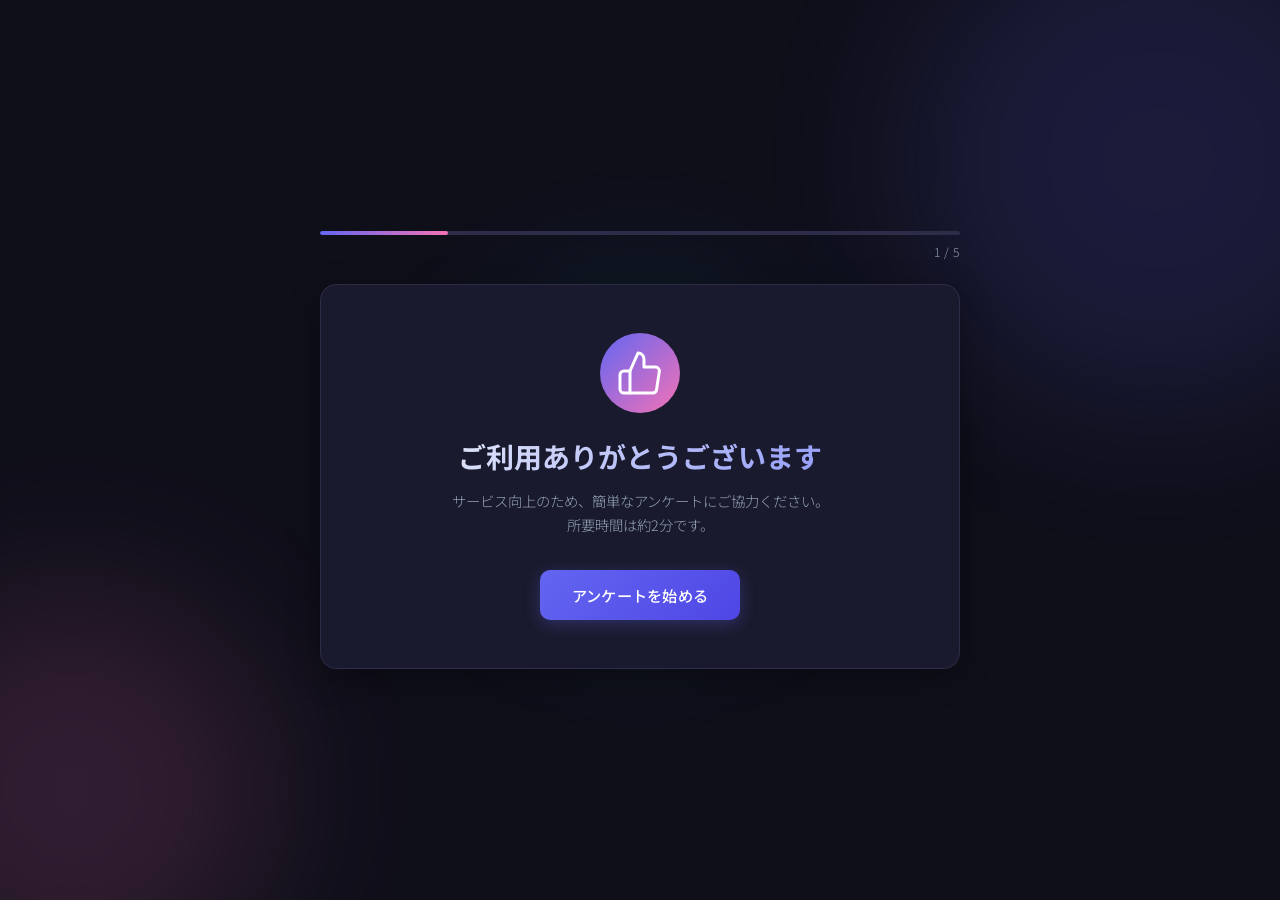
<file: index.html>
<!DOCTYPE html>
<html lang="ja">
<head>
  <meta charset="UTF-8">
  <meta name="viewport" content="width=device-width, initial-scale=1.0">
  <title>顧客満足度アンケート</title>
  <link rel="preconnect" href="https://fonts.googleapis.com">
  <link rel="preconnect" href="https://fonts.gstatic.com" crossorigin>
  <link href="https://fonts.googleapis.com/css2?family=Noto+Sans+JP:wght@300;400;500;700&display=swap" rel="stylesheet">
  <link rel="stylesheet" href="style.css">
</head>
<body>
  <div class="bg-decoration">
    <div class="blob blob-1"></div>
    <div class="blob blob-2"></div>
    <div class="blob blob-3"></div>
  </div>

  <div class="container">
    <!-- Progress Bar -->
    <div class="progress-bar">
      <div class="progress-fill" id="progressFill"></div>
    </div>
    <div class="progress-text">
      <span id="progressText">1 / 5</span>
    </div>

    <!-- Step 1: Welcome -->
    <section class="step active" data-step="1">
      <div class="step-icon">
        <svg width="48" height="48" viewBox="0 0 24 24" fill="none" stroke="currentColor" stroke-width="1.5" stroke-linecap="round" stroke-linejoin="round">
          <path d="M14 9V5a3 3 0 0 0-3-3l-4 9v11h11.28a2 2 0 0 0 2-1.7l1.38-9a2 2 0 0 0-2-2.3H14z"/>
          <path d="M7 22H4a2 2 0 0 1-2-2v-7a2 2 0 0 1 2-2h3"/>
        </svg>
      </div>
      <h1>ご利用ありがとうございます</h1>
      <p class="subtitle">サービス向上のため、簡単なアンケートにご協力ください。<br>所要時間は約2分です。</p>
      <button class="btn btn-primary" onclick="nextStep()">アンケートを始める</button>
    </section>

    <!-- Step 2: Overall Satisfaction -->
    <section class="step" data-step="2">
      <div class="step-badge">Q1</div>
      <h2>総合的な満足度を教えてください</h2>
      <p class="subtitle">サービス全体を通じて、どの程度ご満足いただけましたか？</p>
      <div class="rating-group" id="satisfactionRating">
        <button class="rating-card" data-value="5" onclick="selectRating(this)">
          <span class="rating-emoji">😍</span>
          <span class="rating-label">とても満足</span>
        </button>
        <button class="rating-card" data-value="4" onclick="selectRating(this)">
          <span class="rating-emoji">😊</span>
          <span class="rating-label">満足</span>
        </button>
        <button class="rating-card" data-value="3" onclick="selectRating(this)">
          <span class="rating-emoji">😐</span>
          <span class="rating-label">普通</span>
        </button>
        <button class="rating-card" data-value="2" onclick="selectRating(this)">
          <span class="rating-emoji">😕</span>
          <span class="rating-label">やや不満</span>
        </button>
        <button class="rating-card" data-value="1" onclick="selectRating(this)">
          <span class="rating-emoji">😞</span>
          <span class="rating-label">不満</span>
        </button>
      </div>
      <div class="nav-buttons">
        <button class="btn btn-ghost" onclick="prevStep()">戻る</button>
        <button class="btn btn-primary" onclick="nextStep()" id="step2Next" disabled>次へ</button>
      </div>
    </section>

    <!-- Step 3: Category Ratings -->
    <section class="step" data-step="3">
      <div class="step-badge">Q2</div>
      <h2>各項目の満足度を教えてください</h2>
      <p class="subtitle">それぞれの項目について、星の数で評価してください。</p>
      <div class="category-list">
        <div class="category-item">
          <div class="category-info">
            <span class="category-icon">🎯</span>
            <span class="category-name">品質</span>
          </div>
          <div class="star-rating" data-category="quality">
            <button class="star" data-value="1" onclick="selectStar(this)">★</button>
            <button class="star" data-value="2" onclick="selectStar(this)">★</button>
            <button class="star" data-value="3" onclick="selectStar(this)">★</button>
            <button class="star" data-value="4" onclick="selectStar(this)">★</button>
            <button class="star" data-value="5" onclick="selectStar(this)">★</button>
          </div>
        </div>
        <div class="category-item">
          <div class="category-info">
            <span class="category-icon">⚡</span>
            <span class="category-name">対応スピード</span>
          </div>
          <div class="star-rating" data-category="speed">
            <button class="star" data-value="1" onclick="selectStar(this)">★</button>
            <button class="star" data-value="2" onclick="selectStar(this)">★</button>
            <button class="star" data-value="3" onclick="selectStar(this)">★</button>
            <button class="star" data-value="4" onclick="selectStar(this)">★</button>
            <button class="star" data-value="5" onclick="selectStar(this)">★</button>
          </div>
        </div>
        <div class="category-item">
          <div class="category-info">
            <span class="category-icon">💬</span>
            <span class="category-name">コミュニケーション</span>
          </div>
          <div class="star-rating" data-category="communication">
            <button class="star" data-value="1" onclick="selectStar(this)">★</button>
            <button class="star" data-value="2" onclick="selectStar(this)">★</button>
            <button class="star" data-value="3" onclick="selectStar(this)">★</button>
            <button class="star" data-value="4" onclick="selectStar(this)">★</button>
            <button class="star" data-value="5" onclick="selectStar(this)">★</button>
          </div>
        </div>
        <div class="category-item">
          <div class="category-info">
            <span class="category-icon">💰</span>
            <span class="category-name">コストパフォーマンス</span>
          </div>
          <div class="star-rating" data-category="cost">
            <button class="star" data-value="1" onclick="selectStar(this)">★</button>
            <button class="star" data-value="2" onclick="selectStar(this)">★</button>
            <button class="star" data-value="3" onclick="selectStar(this)">★</button>
            <button class="star" data-value="4" onclick="selectStar(this)">★</button>
            <button class="star" data-value="5" onclick="selectStar(this)">★</button>
          </div>
        </div>
      </div>
      <div class="nav-buttons">
        <button class="btn btn-ghost" onclick="prevStep()">戻る</button>
        <button class="btn btn-primary" onclick="nextStep()">次へ</button>
      </div>
    </section>

    <!-- Step 4: NPS + Free Text -->
    <section class="step" data-step="4">
      <div class="step-badge">Q3</div>
      <h2>このサービスを他の方にも<br>おすすめしたいですか？</h2>
      <p class="subtitle">0（まったく思わない）〜 10（強くそう思う）で教えてください。</p>
      <div class="nps-group" id="npsGroup">
        <button class="nps-btn" data-value="0" onclick="selectNps(this)">0</button>
        <button class="nps-btn" data-value="1" onclick="selectNps(this)">1</button>
        <button class="nps-btn" data-value="2" onclick="selectNps(this)">2</button>
        <button class="nps-btn" data-value="3" onclick="selectNps(this)">3</button>
        <button class="nps-btn" data-value="4" onclick="selectNps(this)">4</button>
        <button class="nps-btn" data-value="5" onclick="selectNps(this)">5</button>
        <button class="nps-btn" data-value="6" onclick="selectNps(this)">6</button>
        <button class="nps-btn" data-value="7" onclick="selectNps(this)">7</button>
        <button class="nps-btn" data-value="8" onclick="selectNps(this)">8</button>
        <button class="nps-btn" data-value="9" onclick="selectNps(this)">9</button>
        <button class="nps-btn" data-value="10" onclick="selectNps(this)">10</button>
      </div>
      <div class="nps-labels">
        <span>まったく思わない</span>
        <span>強くそう思う</span>
      </div>

      <div class="textarea-group">
        <label for="feedback">ご意見・ご感想（任意）</label>
        <textarea id="feedback" placeholder="改善してほしい点や良かった点など、自由にご記入ください…" rows="4"></textarea>
      </div>

      <div class="nav-buttons">
        <button class="btn btn-ghost" onclick="prevStep()">戻る</button>
        <button class="btn btn-primary" onclick="nextStep()">次へ</button>
      </div>
    </section>

    <!-- Step 5: Thank You -->
    <section class="step" data-step="5">
      <div class="thank-you-animation" id="thankYouAnimation">
        <div class="checkmark-circle">
          <svg width="64" height="64" viewBox="0 0 24 24" fill="none" stroke="currentColor" stroke-width="2" stroke-linecap="round" stroke-linejoin="round">
            <polyline points="20 6 9 17 4 12"/>
          </svg>
        </div>
      </div>
      <h1>ご回答ありがとうございました！</h1>
      <p class="subtitle">いただいたご意見はサービス改善に<br>役立てさせていただきます。</p>
      <div class="summary-card" id="summaryCard">
        <!-- filled by JS -->
      </div>
      <button class="btn btn-secondary" onclick="resetForm()">もう一度回答する</button>
    </section>
  </div>

  <script src="script.js"></script>
</body>
</html>
</file>
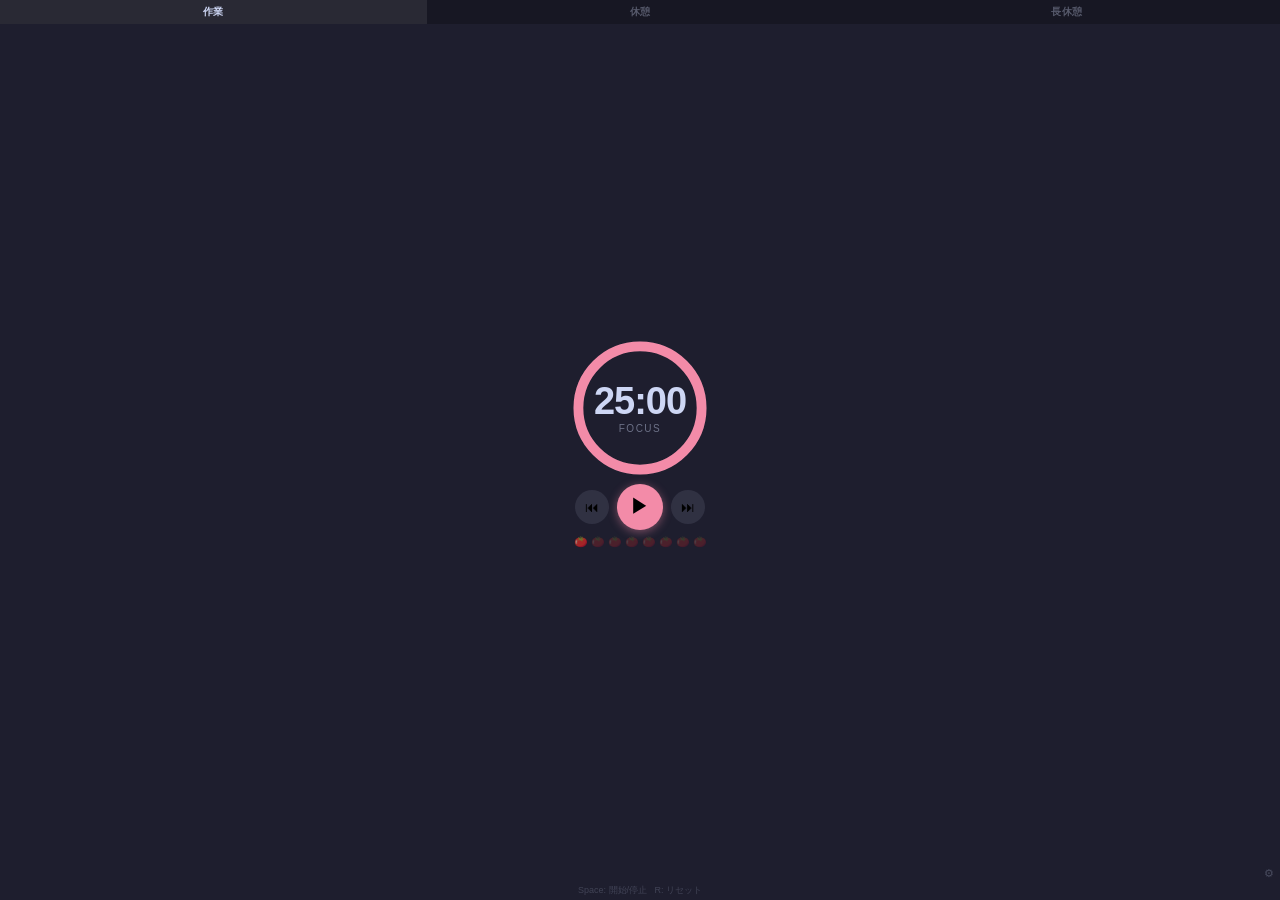
<file: pomodoro-timer/index.html>
<!DOCTYPE html>
<html lang="ja">
<head>
  <meta charset="UTF-8">
  <meta name="viewport" content="width=device-width, initial-scale=1.0">
  <title>🍅 Pomodoro</title>
  <style>
    * { margin: 0; padding: 0; box-sizing: border-box; }

    /* ページ全体 = ウィジェット本体 */
    html, body {
      width: 100%;
      height: 100%;
    }

    body {
      font-family: 'Segoe UI', 'Hiragino Sans', 'Meiryo', sans-serif;
      background: #1e1e2e;
      color: #cdd6f4;
      display: flex;
      flex-direction: column;
      align-items: stretch;
      overflow: hidden;
      transition: background 0.4s;
      /* ブラウザの最小サイズのヒント */
      min-width: 180px;
      min-height: 220px;
    }

    body.mode-work  { background: #1e1e2e; }
    body.mode-break { background: #1e2e2e; }
    body.mode-long  { background: #1e1e2a; }

    /* ===== モードバー（上部） ===== */
    .mode-bar {
      display: flex;
      background: rgba(0,0,0,0.25);
      flex-shrink: 0;
    }

    .mode-tab {
      flex: 1;
      padding: 5px 2px;
      border: none;
      background: transparent;
      color: rgba(205,214,244,0.35);
      font-size: 10px;
      font-weight: 600;
      cursor: pointer;
      letter-spacing: 0.3px;
      transition: color 0.2s, background 0.2s;
      white-space: nowrap;
    }

    .mode-tab.active {
      color: #cdd6f4;
      background: rgba(255,255,255,0.08);
    }

    .mode-tab:hover:not(.active) { color: rgba(205,214,244,0.7); }

    /* ===== タイマーエリア（中央・伸縮） ===== */
    .timer-area {
      flex: 1;
      display: flex;
      flex-direction: column;
      align-items: center;
      justify-content: center;
      padding: 8px 6px;
      gap: 6px;
      min-height: 0;
    }

    /* 円形タイマー：親に合わせて縮む */
    .ring-wrap {
      position: relative;
      /* 親の幅・高さの小さい方に合わせて正方形に */
      width: min(calc(100vw - 16px), calc(100vh - 90px));
      height: min(calc(100vw - 16px), calc(100vh - 90px));
      max-width: 140px;
      max-height: 140px;
      flex-shrink: 1;
    }

    .ring-svg {
      transform: rotate(-90deg);
      width: 100%;
      height: 100%;
    }

    .ring-track {
      fill: none;
      stroke: rgba(205,214,244,0.1);
      stroke-width: 7;
    }

    .ring-prog {
      fill: none;
      stroke: #f38ba8;
      stroke-width: 7;
      stroke-linecap: round;
      transition: stroke-dashoffset 1s linear, stroke 0.4s;
    }

    body.mode-break .ring-prog { stroke: #a6e3a1; }
    body.mode-long  .ring-prog { stroke: #fab387; }

    .ring-center {
      position: absolute;
      inset: 0;
      display: flex;
      flex-direction: column;
      align-items: center;
      justify-content: center;
    }

    .time-text {
      font-size: clamp(20px, 8vw, 38px);
      font-weight: 700;
      letter-spacing: -1px;
      line-height: 1;
      font-variant-numeric: tabular-nums;
      color: #cdd6f4;
    }

    .mode-text {
      font-size: clamp(7px, 2vw, 10px);
      color: rgba(205,214,244,0.45);
      letter-spacing: 1.5px;
      margin-top: 3px;
    }

    /* ===== ボタン行 ===== */
    .controls {
      display: flex;
      align-items: center;
      justify-content: center;
      gap: 8px;
      flex-shrink: 0;
    }

    .btn {
      border: none;
      cursor: pointer;
      border-radius: 50%;
      display: flex;
      align-items: center;
      justify-content: center;
      transition: transform 0.12s, opacity 0.12s;
      flex-shrink: 0;
    }

    .btn:active { transform: scale(0.88); }

    .btn-main {
      width: clamp(34px, 10vw, 46px);
      height: clamp(34px, 10vw, 46px);
      background: #f38ba8;
      font-size: clamp(14px, 4vw, 20px);
      box-shadow: 0 2px 10px rgba(243,139,168,0.45);
    }

    body.mode-break .btn-main { background: #a6e3a1; box-shadow: 0 2px 10px rgba(166,227,161,0.45); }
    body.mode-long  .btn-main { background: #fab387; box-shadow: 0 2px 10px rgba(250,179,135,0.45); }

    .btn-sub {
      width: clamp(26px, 7vw, 34px);
      height: clamp(26px, 7vw, 34px);
      background: rgba(205,214,244,0.1);
      font-size: clamp(10px, 3vw, 14px);
    }

    .btn-sub:hover { background: rgba(205,214,244,0.2); }

    /* ===== トマト行 ===== */
    .tomatoes {
      display: flex;
      justify-content: center;
      gap: 3px;
      flex-shrink: 0;
      flex-wrap: nowrap;
      overflow: hidden;
      height: 16px;
    }

    .tomato {
      font-size: 11px;
      opacity: 0.2;
      transition: opacity 0.3s, transform 0.3s;
      line-height: 1;
    }

    .tomato.done    { opacity: 1; }
    .tomato.current { opacity: 0.6; animation: pulse 1s ease-in-out infinite; }

    @keyframes pulse {
      0%, 100% { transform: scale(1); }
      50%       { transform: scale(1.2); }
    }

    .tomato-extra {
      font-size: 9px;
      color: rgba(205,214,244,0.4);
      align-self: center;
    }

    /* ===== 設定（折りたたみ） ===== */
    .settings-row {
      display: flex;
      justify-content: flex-end;
      padding: 2px 6px 4px;
      flex-shrink: 0;
    }

    .settings-toggle {
      background: none;
      border: none;
      color: rgba(205,214,244,0.25);
      font-size: 11px;
      cursor: pointer;
      transition: color 0.2s;
    }

    .settings-toggle:hover { color: rgba(205,214,244,0.6); }

    .settings-panel {
      display: none;
      background: rgba(0,0,0,0.3);
      padding: 8px;
      flex-shrink: 0;
      border-top: 1px solid rgba(205,214,244,0.08);
    }

    .settings-panel.open { display: block; }

    .setting-row {
      display: flex;
      align-items: center;
      justify-content: space-between;
      margin-bottom: 6px;
    }

    .setting-row:last-child { margin-bottom: 0; }

    .setting-row label {
      font-size: 10px;
      color: rgba(205,214,244,0.5);
    }

    .setting-row input[type="number"] {
      width: 46px;
      padding: 2px 4px;
      background: rgba(205,214,244,0.08);
      border: 1px solid rgba(205,214,244,0.15);
      border-radius: 4px;
      color: #cdd6f4;
      font-size: 11px;
      text-align: center;
    }

    .setting-row input[type="number"]:focus {
      outline: none;
      border-color: rgba(205,214,244,0.4);
    }

    /* ===== トースト ===== */
    .toast {
      position: fixed;
      bottom: 8px;
      left: 50%;
      transform: translateX(-50%) translateY(50px);
      background: rgba(30,30,46,0.92);
      border: 1px solid rgba(205,214,244,0.15);
      color: #cdd6f4;
      padding: 5px 12px;
      border-radius: 20px;
      font-size: 10px;
      font-weight: 600;
      transition: transform 0.3s cubic-bezier(0.34,1.56,0.64,1);
      pointer-events: none;
      white-space: nowrap;
      max-width: 90vw;
      overflow: hidden;
      text-overflow: ellipsis;
    }

    .toast.show { transform: translateX(-50%) translateY(0); }

    /* ===== 使い方ヒント（初回のみ） ===== */
    .hint {
      font-size: 9px;
      color: rgba(205,214,244,0.2);
      text-align: center;
      padding: 0 4px 3px;
      flex-shrink: 0;
    }
  </style>
</head>
<body class="mode-work">

  <!-- モード切替バー -->
  <div class="mode-bar">
    <button class="mode-tab active" data-mode="work"  onclick="switchMode('work')">作業</button>
    <button class="mode-tab"       data-mode="break"  onclick="switchMode('break')">休憩</button>
    <button class="mode-tab"       data-mode="long"   onclick="switchMode('long')">長休憩</button>
  </div>

  <!-- タイマー中央エリア -->
  <div class="timer-area">
    <div class="ring-wrap">
      <svg class="ring-svg" viewBox="0 0 100 100">
        <circle class="ring-track" cx="50" cy="50" r="44"/>
        <circle class="ring-prog"  cx="50" cy="50" r="44"
                stroke-dasharray="276.46"
                stroke-dashoffset="0"
                id="progress-ring"/>
      </svg>
      <div class="ring-center">
        <div class="time-text" id="timer-display">25:00</div>
        <div class="mode-text" id="mode-label">FOCUS</div>
      </div>
    </div>

    <!-- ボタン -->
    <div class="controls">
      <button class="btn btn-sub" onclick="resetTimer()" title="リセット (R)">⏮</button>
      <button class="btn btn-main" id="start-btn" onclick="toggleTimer()" title="開始/停止 (Space)">▶</button>
      <button class="btn btn-sub" onclick="skipSession()" title="スキップ">⏭</button>
    </div>

    <!-- トマト -->
    <div class="tomatoes" id="tomatoes"></div>
  </div>

  <!-- 設定 -->
  <div class="settings-row">
    <button class="settings-toggle" onclick="toggleSettings()">⚙</button>
  </div>
  <div class="settings-panel" id="settings-panel">
    <div class="setting-row">
      <label>作業（分）</label>
      <input type="number" id="set-work"  min="1" max="60" value="25" onchange="applySettings()">
    </div>
    <div class="setting-row">
      <label>短い休憩（分）</label>
      <input type="number" id="set-break" min="1" max="30" value="5"  onchange="applySettings()">
    </div>
    <div class="setting-row">
      <label>長い休憩（分）</label>
      <input type="number" id="set-long"  min="1" max="60" value="15" onchange="applySettings()">
    </div>
  </div>

  <p class="hint">Space: 開始/停止 &nbsp; R: リセット</p>

  <!-- トースト -->
  <div class="toast" id="toast"></div>

  <script>
    const MODES = {
      work:  { label: 'FOCUS',       bodyClass: 'mode-work'  },
      break: { label: 'SHORT BREAK', bodyClass: 'mode-break' },
      long:  { label: 'LONG BREAK',  bodyClass: 'mode-long'  },
    };

    let settings     = { work: 25, break: 5, long: 15 };
    let currentMode  = 'work';
    let totalSec     = settings.work * 60;
    let remainSec    = totalSec;
    let isRunning    = false;
    let interval     = null;
    let doneCount    = 0;
    const MAX_T      = 8;
    const CIRC       = 276.46;

    const dispEl   = document.getElementById('timer-display');
    const labelEl  = document.getElementById('mode-label');
    const ringEl   = document.getElementById('progress-ring');
    const startBtn = document.getElementById('start-btn');
    const tomatoEl = document.getElementById('tomatoes');
    const toastEl  = document.getElementById('toast');

    function init() { renderTomatoes(); updateDisplay(); }

    function switchMode(mode) {
      stop();
      currentMode = mode;
      totalSec    = settings[mode] * 60;
      remainSec   = totalSec;
      document.querySelectorAll('.mode-tab').forEach(t =>
        t.classList.toggle('active', t.dataset.mode === mode));
      document.body.className = MODES[mode].bodyClass;
      labelEl.textContent     = MODES[mode].label;
      updateDisplay();
    }

    function toggleTimer() { isRunning ? pause() : start(); }

    function start() {
      isRunning = true;
      startBtn.textContent = '⏸';
      interval = setInterval(tick, 1000);
    }

    function pause() {
      isRunning = false;
      startBtn.textContent = '▶';
      clearInterval(interval);
    }

    function stop() {
      pause();
      remainSec = totalSec;
    }

    function resetTimer() {
      stop();
      updateDisplay();
      showToast('リセット');
    }

    function skipSession() { stop(); onComplete(false); }

    function tick() {
      remainSec--;
      updateDisplay();
      if (remainSec <= 0) onComplete(true);
    }

    function onComplete(auto) {
      stop();
      if (currentMode === 'work') {
        doneCount++;
        renderTomatoes();
        playBell();
        const long = doneCount % 4 === 0;
        if (auto) showToast(long ? `${doneCount}個完了！長い休憩へ` : `完了！休憩しましょう`);
        setTimeout(() => switchMode(long ? 'long' : 'break'), 500);
      } else {
        if (auto) { playBell(); showToast('休憩終了！'); }
        setTimeout(() => switchMode('work'), 500);
      }
    }

    function updateDisplay() {
      const m = Math.floor(remainSec / 60);
      const s = remainSec % 60;
      dispEl.textContent = `${String(m).padStart(2,'0')}:${String(s).padStart(2,'0')}`;
      const offset = CIRC * (1 - remainSec / totalSec);
      ringEl.style.strokeDashoffset = offset;
    }

    function renderTomatoes() {
      tomatoEl.innerHTML = '';
      const show = Math.min(Math.max(MAX_T, doneCount + 1), MAX_T);
      for (let i = 0; i < show; i++) {
        const s = document.createElement('span');
        s.className = 'tomato';
        s.textContent = '🍅';
        if (i < doneCount)                                 s.classList.add('done');
        else if (i === doneCount && currentMode === 'work') s.classList.add('current');
        tomatoEl.appendChild(s);
      }
      if (doneCount > MAX_T) {
        const e = document.createElement('span');
        e.className = 'tomato-extra';
        e.textContent = `+${doneCount - MAX_T}`;
        tomatoEl.appendChild(e);
      }
    }

    function toggleSettings() {
      document.getElementById('settings-panel').classList.toggle('open');
    }

    function applySettings() {
      settings.work  = parseInt(document.getElementById('set-work').value)  || 25;
      settings.break = parseInt(document.getElementById('set-break').value) || 5;
      settings.long  = parseInt(document.getElementById('set-long').value)  || 15;
      switchMode(currentMode);
      showToast('設定を保存');
    }

    let toastT;
    function showToast(msg) {
      toastEl.textContent = msg;
      toastEl.classList.add('show');
      clearTimeout(toastT);
      toastT = setTimeout(() => toastEl.classList.remove('show'), 2500);
    }

    function playBell() {
      try {
        const ctx = new (window.AudioContext || window.webkitAudioContext)();
        [0, 0.15, 0.3].forEach(d => {
          const o = ctx.createOscillator(), g = ctx.createGain();
          o.connect(g); g.connect(ctx.destination);
          o.frequency.value = 880; o.type = 'sine';
          g.gain.setValueAtTime(0.35, ctx.currentTime + d);
          g.gain.exponentialRampToValueAtTime(0.001, ctx.currentTime + d + 0.8);
          o.start(ctx.currentTime + d);
          o.stop(ctx.currentTime + d + 0.8);
        });
      } catch(e) {}
    }

    document.addEventListener('keydown', e => {
      if (e.target.tagName === 'INPUT') return;
      if (e.code === 'Space') { e.preventDefault(); toggleTimer(); }
      if (e.code === 'KeyR')  resetTimer();
    });

    init();
  </script>
</body>
</html>
</file>
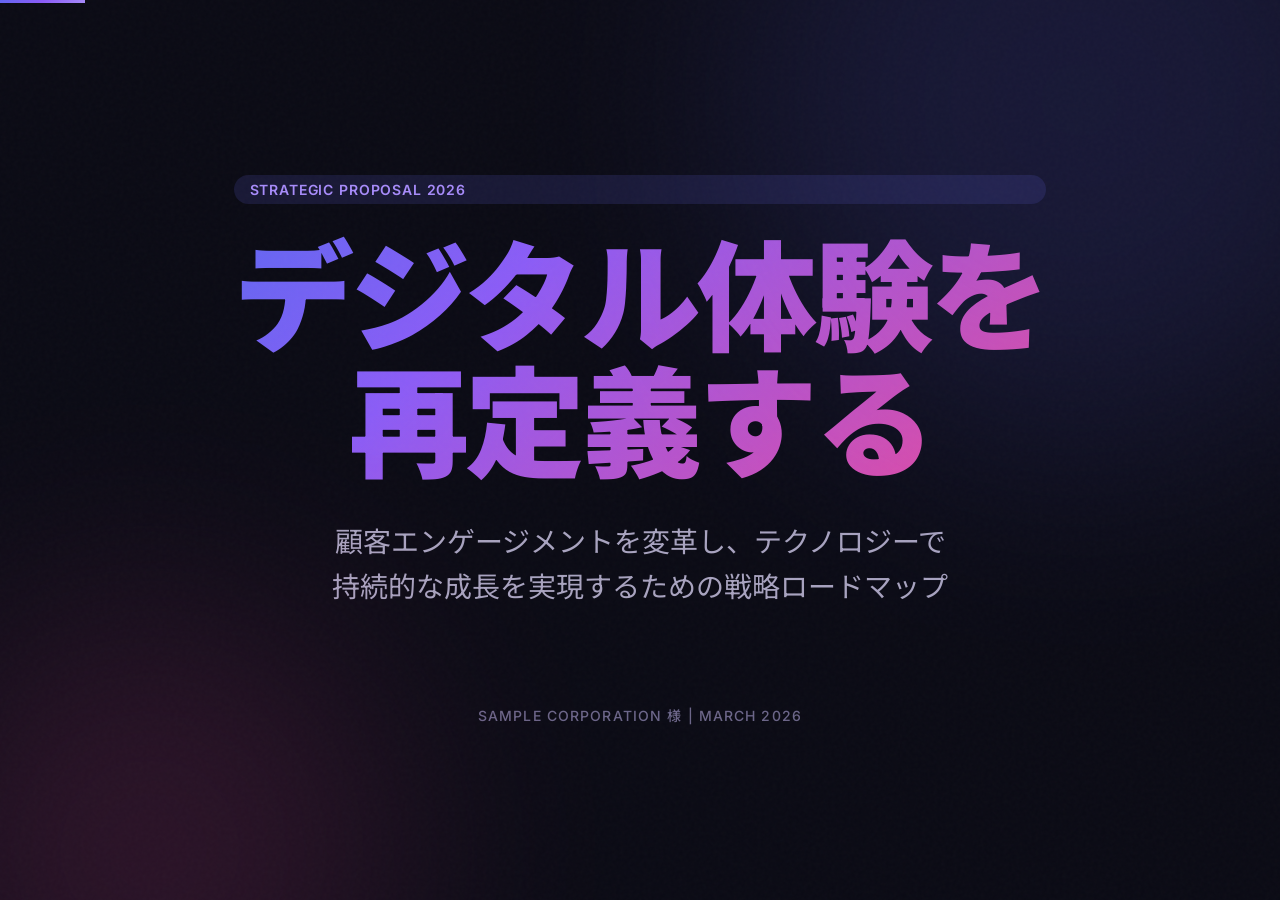
<file: examples/dx-transformation-proposal.html>
<!DOCTYPE html>
<html lang="ja">
<head>
  <meta charset="UTF-8">
  <meta name="viewport" content="width=device-width, initial-scale=1.0">
  <title>DX Transformation Proposal</title>
  <link rel="preconnect" href="https://fonts.googleapis.com">
  <link rel="preconnect" href="https://fonts.gstatic.com" crossorigin>
  <link href="https://fonts.googleapis.com/css2?family=Noto+Sans+JP:wght@300;400;500;700;900&family=Inter:wght@300;400;500;600;700;800;900&family=JetBrains+Mono:wght@400;500;700&display=swap" rel="stylesheet">
  <style>
    /* ============================================================
       BASE DESIGN SYSTEM (inlined)
       ============================================================ */
    *, *::before, *::after { box-sizing: border-box; margin: 0; padding: 0; }

    :root {
      --slide-w: 1920; --slide-h: 1080;
      --space-xs: 8px; --space-sm: 16px; --space-md: 32px;
      --space-lg: 64px; --space-xl: 96px; --space-2xl: 128px;
      --text-xs: 14px; --text-sm: 18px; --text-base: 22px;
      --text-lg: 28px; --text-xl: 36px; --text-2xl: 48px;
      --text-3xl: 64px; --text-4xl: 80px; --text-5xl: 120px;
      --radius-sm: 8px; --radius-md: 16px; --radius-lg: 24px;
      --radius-xl: 32px; --radius-full: 9999px;
      --shadow-sm: 0 1px 3px rgba(0,0,0,0.08), 0 1px 2px rgba(0,0,0,0.06);
      --shadow-md: 0 4px 12px rgba(0,0,0,0.1), 0 2px 4px rgba(0,0,0,0.06);
      --shadow-lg: 0 12px 40px rgba(0,0,0,0.12), 0 4px 12px rgba(0,0,0,0.08);
      --shadow-xl: 0 24px 64px rgba(0,0,0,0.16), 0 8px 24px rgba(0,0,0,0.1);
      --transition-fast: 0.15s cubic-bezier(0.4, 0, 0.2, 1);
      --transition-base: 0.3s cubic-bezier(0.4, 0, 0.2, 1);
      --transition-slow: 0.5s cubic-bezier(0.4, 0, 0.2, 1);

      /* Midnight Indigo Theme */
      --bg-primary: #0a0a14; --bg-secondary: #10101f;
      --bg-tertiary: #16162a; --bg-elevated: #1c1c35;
      --surface-primary: #12122a; --surface-elevated: #1a1a38;
      --surface-overlay: rgba(18, 18, 42, 0.85);
      --text-primary: #f0eef6; --text-secondary: #a8a3bf;
      --text-tertiary: #6b6588; --text-inverse: #0a0a14;
      --accent-primary: #6366f1; --accent-secondary: #8b5cf6;
      --accent-tertiary: #a78bfa; --accent-success: #22d3ee;
      --accent-warning: #fbbf24; --accent-danger: #f43f5e;
      --accent-info: #38bdf8;
      --gradient-accent: linear-gradient(135deg, #6366f1 0%, #8b5cf6 50%, #a78bfa 100%);
      --gradient-hero: linear-gradient(135deg, #6366f1 0%, #8b5cf6 30%, #ec4899 100%);
      --gradient-surface: linear-gradient(180deg, #10101f 0%, #0a0a14 100%);
      --gradient-card: linear-gradient(135deg, rgba(99,102,241,0.08) 0%, rgba(139,92,246,0.04) 100%);
      --gradient-warm: linear-gradient(135deg, #f43f5e 0%, #fb923c 100%);
      --gradient-cool: linear-gradient(135deg, #22d3ee 0%, #6366f1 100%);
      --border-color: rgba(99, 102, 241, 0.15);
      --border-subtle: rgba(255, 255, 255, 0.06);
    }

    html, body {
      width: 100%; height: 100%; overflow: hidden;
      font-family: 'Inter', 'Noto Sans JP', sans-serif;
      -webkit-font-smoothing: antialiased;
      background: var(--bg-primary); color: var(--text-primary);
    }

    .deck { width: 100vw; height: 100vh; position: relative; overflow: hidden; }

    .slide {
      position: absolute; inset: 0; width: 100%; height: 100%;
      display: flex; flex-direction: column; padding: var(--space-xl);
      opacity: 0; visibility: hidden;
      transition: opacity var(--transition-slow), transform var(--transition-slow);
      transform: translateX(40px); overflow: hidden;
      background: var(--bg-primary); color: var(--text-primary);
    }
    .slide.active { opacity: 1; visibility: visible; transform: translateX(0); z-index: 10; }
    .slide.prev { opacity: 0; transform: translateX(-40px); }

    .slide-inner { flex: 1; display: flex; flex-direction: column; justify-content: center; max-width: 100%; }

    /* Grids */
    .grid-2 { display: grid; grid-template-columns: 1fr 1fr; gap: var(--space-lg); align-items: center; }
    .grid-3 { display: grid; grid-template-columns: repeat(3, 1fr); gap: var(--space-md); }
    .grid-4 { display: grid; grid-template-columns: repeat(4, 1fr); gap: var(--space-md); }
    .grid-2-1 { display: grid; grid-template-columns: 2fr 1fr; gap: var(--space-lg); align-items: center; }
    .grid-1-2 { display: grid; grid-template-columns: 1fr 2fr; gap: var(--space-lg); align-items: center; }

    .flex-col { display: flex; flex-direction: column; }
    .flex-row { display: flex; flex-direction: row; }
    .items-center { align-items: center; }
    .justify-center { justify-content: center; }
    .justify-between { justify-content: space-between; }
    .gap-xs { gap: var(--space-xs); }
    .gap-sm { gap: var(--space-sm); }
    .gap-md { gap: var(--space-md); }
    .gap-lg { gap: var(--space-lg); }
    .w-full { width: 100%; }
    .h-full { height: 100%; }
    .flex-1 { flex: 1; }
    .text-center { text-align: center; }

    /* Typography */
    .heading-hero { font-size: var(--text-5xl); font-weight: 900; line-height: 1.05; letter-spacing: -0.03em; }
    .heading-1 { font-size: var(--text-4xl); font-weight: 800; line-height: 1.1; letter-spacing: -0.025em; }
    .heading-2 { font-size: var(--text-3xl); font-weight: 700; line-height: 1.15; letter-spacing: -0.02em; }
    .heading-3 { font-size: var(--text-2xl); font-weight: 700; line-height: 1.2; letter-spacing: -0.015em; }
    .heading-4 { font-size: var(--text-xl); font-weight: 600; line-height: 1.25; }
    .body-lg { font-size: var(--text-lg); font-weight: 400; line-height: 1.6; }
    .body-base { font-size: var(--text-base); font-weight: 400; line-height: 1.6; }
    .body-sm { font-size: var(--text-sm); font-weight: 400; line-height: 1.5; }
    .caption { font-size: var(--text-xs); font-weight: 500; line-height: 1.4; text-transform: uppercase; letter-spacing: 0.08em; }
    .mono { font-family: 'JetBrains Mono', monospace; }

    /* Components */
    .card { background: var(--gradient-card); border: 1px solid var(--border-color); border-radius: var(--radius-lg); padding: var(--space-lg); position: relative; overflow: hidden; }
    .card-glass { background: rgba(99, 102, 241, 0.06); backdrop-filter: blur(24px); -webkit-backdrop-filter: blur(24px); border: 1px solid rgba(99, 102, 241, 0.12); border-radius: var(--radius-lg); padding: var(--space-lg); }
    .card-elevated { background: var(--surface-elevated); border: 1px solid var(--border-subtle); border-radius: var(--radius-lg); padding: var(--space-lg); box-shadow: var(--shadow-lg); }
    .card-outline { border: 2px solid var(--border-color); border-radius: var(--radius-lg); padding: var(--space-lg); }

    .badge { display: inline-flex; align-items: center; gap: var(--space-xs); padding: 6px 16px; border-radius: var(--radius-full); font-size: var(--text-xs); font-weight: 600; text-transform: uppercase; letter-spacing: 0.06em; background: rgba(99, 102, 241, 0.15); color: var(--accent-tertiary); }
    .badge-success { background: rgba(34, 211, 238, 0.15); color: var(--accent-success); }
    .chip { display: inline-flex; align-items: center; gap: var(--space-xs); padding: 8px 20px; border-radius: var(--radius-full); font-size: var(--text-sm); font-weight: 500; background: rgba(99, 102, 241, 0.1); border: 1px solid rgba(99, 102, 241, 0.2); color: var(--text-primary); }

    .metric { display: flex; flex-direction: column; gap: var(--space-xs); }
    .metric-value { font-size: var(--text-4xl); font-weight: 900; line-height: 1; letter-spacing: -0.03em; background: var(--gradient-accent); -webkit-background-clip: text; -webkit-text-fill-color: transparent; background-clip: text; }
    .metric-label { font-size: var(--text-sm); font-weight: 500; opacity: 0.7; }
    .metric-delta { font-size: var(--text-sm); font-weight: 600; }
    .metric-delta.positive { color: var(--accent-success); }

    .icon-circle { width: 64px; height: 64px; border-radius: 50%; display: flex; align-items: center; justify-content: center; font-size: 28px; flex-shrink: 0; background: rgba(99, 102, 241, 0.12); color: var(--accent-primary); }
    .icon-circle-lg { width: 96px; height: 96px; font-size: 42px; }

    .divider-gradient { width: 120px; height: 4px; border-radius: 2px; background: var(--gradient-accent); }

    .timeline { display: flex; flex-direction: column; gap: var(--space-md); position: relative; padding-left: var(--space-lg); }
    .timeline::before { content: ''; position: absolute; left: 11px; top: 8px; bottom: 8px; width: 2px; background: var(--accent-primary); opacity: 0.3; }
    .timeline-item { position: relative; }
    .timeline-item::before { content: ''; position: absolute; left: calc(var(--space-lg) * -1 + 4px); top: 8px; width: 16px; height: 16px; border-radius: 50%; background: var(--accent-primary); border: 3px solid var(--bg-primary); }

    .progress-bar { width: 100%; height: 8px; border-radius: var(--radius-full); background: rgba(255,255,255,0.1); overflow: hidden; }
    .progress-bar-fill { height: 100%; border-radius: var(--radius-full); background: var(--gradient-accent); }

    .numbered-list { list-style: none; counter-reset: item; display: flex; flex-direction: column; gap: var(--space-md); }
    .numbered-list li { counter-increment: item; display: flex; align-items: flex-start; gap: var(--space-md); }
    .numbered-list li::before { content: counter(item, decimal-leading-zero); font-size: var(--text-xl); font-weight: 800; opacity: 0.3; min-width: 48px; line-height: 1.3; }

    /* Decorative */
    .bg-blob { position: absolute; border-radius: 50%; filter: blur(120px); opacity: 0.15; pointer-events: none; }
    .bg-grid { position: absolute; inset: 0; background-image: linear-gradient(rgba(255,255,255,0.03) 1px, transparent 1px), linear-gradient(90deg, rgba(255,255,255,0.03) 1px, transparent 1px); background-size: 60px 60px; pointer-events: none; }
    .bg-noise { position: absolute; inset: 0; opacity: 0.025; background-image: url("data:image/svg+xml,%3Csvg viewBox='0 0 256 256' xmlns='http://www.w3.org/2000/svg'%3E%3Cfilter id='n'%3E%3CfeTurbulence type='fractalNoise' baseFrequency='0.9' numOctaves='4' stitchTiles='stitch'/%3E%3C/filter%3E%3Crect width='100%25' height='100%25' filter='url(%23n)'/%3E%3C/svg%3E"); pointer-events: none; }
    .gradient-line { height: 2px; background: linear-gradient(90deg, #6366f1, #8b5cf6, #ec4899); }

    /* Accent text */
    .text-accent { color: var(--accent-primary); }
    .text-gradient { background: var(--gradient-hero); -webkit-background-clip: text; -webkit-text-fill-color: transparent; background-clip: text; }
    .text-muted { color: var(--text-secondary); }
    .text-subtle { color: var(--text-tertiary); }

    /* Slide types */
    .slide-cover { justify-content: center; align-items: center; text-align: center; }
    .slide-section { background: var(--gradient-accent); justify-content: center; align-items: center; text-align: center; }
    .slide-section .heading-1, .slide-section .heading-2 { color: #fff; }
    .slide-section .text-muted { color: rgba(255,255,255,0.7); }
    .slide-closing { justify-content: center; align-items: center; text-align: center; }

    /* Navigation */
    .slide-nav { position: fixed; bottom: 32px; right: 48px; display: flex; align-items: center; gap: var(--space-sm); z-index: 100; opacity: 0; transition: opacity var(--transition-base); }
    .deck:hover .slide-nav { opacity: 1; }
    .slide-counter { font-family: 'JetBrains Mono', monospace; font-size: var(--text-xs); font-weight: 500; opacity: 0.5; }
    .slide-progress { position: fixed; top: 0; left: 0; height: 3px; background: var(--gradient-accent); z-index: 100; transition: width var(--transition-base); }
    .page-number { position: absolute; bottom: var(--space-md); right: var(--space-lg); font-family: 'JetBrains Mono', monospace; font-size: var(--text-xs); font-weight: 500; opacity: 0.3; }

    @media print {
      .slide { position: relative; page-break-after: always; opacity: 1; visibility: visible; transform: none; width: 100%; height: 100vh; }
      .slide-nav, .slide-progress { display: none; }
    }
  </style>
</head>
<body>
  <div class="deck" id="deck">
    <div class="slide-progress" id="progress"></div>

    <!-- ========== SLIDE 01: COVER ========== -->
    <section class="slide slide-cover">
      <div class="bg-blob" style="width:700px;height:700px;background:#6366f1;top:-250px;right:-150px;"></div>
      <div class="bg-blob" style="width:500px;height:500px;background:#ec4899;bottom:-200px;left:-100px;"></div>
      <div class="bg-noise"></div>
      <div class="slide-inner text-center">
        <div class="badge" style="margin-bottom:var(--space-md);">STRATEGIC PROPOSAL 2026</div>
        <h1 class="heading-hero text-gradient" style="margin-bottom:var(--space-md);">デジタル体験を<br>再定義する</h1>
        <p class="body-lg text-muted" style="max-width:720px;margin:0 auto;">顧客エンゲージメントを変革し、テクノロジーで<br>持続的な成長を実現するための戦略ロードマップ</p>
        <div style="margin-top:var(--space-xl);">
          <p class="caption text-subtle">SAMPLE CORPORATION 様 | MARCH 2026</p>
        </div>
      </div>
    </section>

    <!-- ========== SLIDE 02: AGENDA ========== -->
    <section class="slide">
      <div class="bg-grid"></div>
      <div class="bg-noise"></div>
      <div class="slide-inner">
        <div class="caption text-accent" style="margin-bottom:var(--space-sm);">AGENDA</div>
        <h2 class="heading-2" style="margin-bottom:var(--space-lg);">本日のアジェンダ</h2>
        <div class="divider-gradient" style="margin-bottom:var(--space-xl);"></div>
        <ul class="numbered-list">
          <li>
            <div>
              <div class="heading-4" style="margin-bottom:4px;">現状の課題</div>
              <p class="body-sm text-muted">DXを阻む構造的なボトルネックの分析</p>
            </div>
          </li>
          <li>
            <div>
              <div class="heading-4" style="margin-bottom:4px;">私たちのアプローチ</div>
              <p class="body-sm text-muted">3つの柱による包括的な変革フレームワーク</p>
            </div>
          </li>
          <li>
            <div>
              <div class="heading-4" style="margin-bottom:4px;">期待される成果</div>
              <p class="body-sm text-muted">ROI試算と定量的なビジネスインパクト</p>
            </div>
          </li>
          <li>
            <div>
              <div class="heading-4" style="margin-bottom:4px;">実行ロードマップ</div>
              <p class="body-sm text-muted">段階的な導入スケジュールとマイルストーン</p>
            </div>
          </li>
        </ul>
      </div>
      <span class="page-number">02</span>
    </section>

    <!-- ========== SLIDE 03: SECTION - CHALLENGES ========== -->
    <section class="slide slide-section">
      <div class="bg-noise"></div>
      <div class="slide-inner text-center">
        <div class="badge" style="background:rgba(255,255,255,0.15);color:#fff;margin-bottom:var(--space-md);">SECTION 01</div>
        <h2 class="heading-1">現状の課題</h2>
        <p class="text-muted body-lg" style="margin-top:var(--space-md);max-width:600px;margin-left:auto;margin-right:auto;">なぜ今、変革が必要なのか</p>
      </div>
    </section>

    <!-- ========== SLIDE 04: CHALLENGE METRICS ========== -->
    <section class="slide">
      <div class="bg-noise"></div>
      <div class="slide-inner">
        <div class="caption text-accent" style="margin-bottom:var(--space-sm);">CURRENT STATE</div>
        <h2 class="heading-2" style="margin-bottom:var(--space-lg);">見過ごせない<br>デジタルギャップ</h2>
        <div class="divider-gradient" style="margin-bottom:var(--space-xl);"></div>
        <div class="grid-4">
          <div class="card-glass" style="text-align:center;">
            <div class="metric">
              <span class="metric-value">67%</span>
              <span class="metric-label">手作業に依存する<br>業務プロセスの割合</span>
            </div>
          </div>
          <div class="card-glass" style="text-align:center;">
            <div class="metric">
              <span class="metric-value">4.2h</span>
              <span class="metric-label">レポート作成に<br>かかる平均時間/日</span>
            </div>
          </div>
          <div class="card-glass" style="text-align:center;">
            <div class="metric">
              <span class="metric-value">23%</span>
              <span class="metric-label">データ活用が<br>できている部門</span>
            </div>
          </div>
          <div class="card-glass" style="text-align:center;">
            <div class="metric">
              <span class="metric-value">-18%</span>
              <span class="metric-label">競合比での<br>顧客満足度差分</span>
            </div>
          </div>
        </div>
      </div>
      <span class="page-number">04</span>
    </section>

    <!-- ========== SLIDE 05: CHALLENGE DETAIL ========== -->
    <section class="slide">
      <div class="bg-grid"></div>
      <div class="bg-noise"></div>
      <div class="slide-inner">
        <div class="caption text-accent" style="margin-bottom:var(--space-sm);">PAIN POINTS</div>
        <h2 class="heading-2" style="margin-bottom:var(--space-xl);">変革を阻む<br>3つのボトルネック</h2>
        <div class="grid-3">
          <div class="card">
            <div class="icon-circle" style="margin-bottom:var(--space-md);">&#128679;</div>
            <h3 class="heading-4" style="margin-bottom:var(--space-sm);">サイロ化した<br>データ基盤</h3>
            <p class="body-base text-muted">部門ごとに分断されたシステムが、統合的な意思決定を困難にしている</p>
          </div>
          <div class="card">
            <div class="icon-circle" style="margin-bottom:var(--space-md);">&#9203;</div>
            <h3 class="heading-4" style="margin-bottom:var(--space-sm);">非効率な<br>ワークフロー</h3>
            <p class="body-base text-muted">手作業の承認プロセスが月間200時間以上の生産性ロスを生んでいる</p>
          </div>
          <div class="card">
            <div class="icon-circle" style="margin-bottom:var(--space-md);">&#128203;</div>
            <h3 class="heading-4" style="margin-bottom:var(--space-sm);">低い顧客体験<br>スコア</h3>
            <p class="body-base text-muted">レスポンス速度と個別化対応の遅れが、顧客離反率を押し上げている</p>
          </div>
        </div>
      </div>
      <span class="page-number">05</span>
    </section>

    <!-- ========== SLIDE 06: SECTION - SOLUTION ========== -->
    <section class="slide slide-section">
      <div class="bg-noise"></div>
      <div class="slide-inner text-center">
        <div class="badge" style="background:rgba(255,255,255,0.15);color:#fff;margin-bottom:var(--space-md);">SECTION 02</div>
        <h2 class="heading-1">私たちのアプローチ</h2>
        <p class="text-muted body-lg" style="margin-top:var(--space-md);max-width:600px;margin-left:auto;margin-right:auto;">テクノロジーと戦略の融合で実現する変革</p>
      </div>
    </section>

    <!-- ========== SLIDE 07: THREE PILLARS ========== -->
    <section class="slide">
      <div class="bg-noise"></div>
      <div class="slide-inner">
        <div class="caption text-accent" style="margin-bottom:var(--space-sm);">FRAMEWORK</div>
        <h2 class="heading-2" style="margin-bottom:var(--space-xl);">変革の3本柱</h2>
        <div class="grid-3" style="gap:var(--space-lg);">
          <div class="card-elevated">
            <div class="caption text-accent" style="margin-bottom:var(--space-md);">PILLAR 01</div>
            <div class="icon-circle icon-circle-lg" style="margin-bottom:var(--space-md);background:rgba(99,102,241,0.15);">&#9889;</div>
            <h3 class="heading-3" style="margin-bottom:var(--space-sm);">自動化</h3>
            <p class="body-base text-muted">AIとRPAを活用した業務プロセスの徹底的な効率化</p>
            <div style="margin-top:var(--space-md);">
              <div class="chip" style="margin-right:var(--space-xs);margin-bottom:var(--space-xs);">AI/ML</div>
              <div class="chip" style="margin-right:var(--space-xs);margin-bottom:var(--space-xs);">RPA</div>
              <div class="chip">API連携</div>
            </div>
          </div>
          <div class="card-elevated">
            <div class="caption text-accent" style="margin-bottom:var(--space-md);">PILLAR 02</div>
            <div class="icon-circle icon-circle-lg" style="margin-bottom:var(--space-md);background:rgba(139,92,246,0.15);color:var(--accent-secondary);">&#128202;</div>
            <h3 class="heading-3" style="margin-bottom:var(--space-sm);">統合</h3>
            <p class="body-base text-muted">分散したデータを一元化し、リアルタイムな経営判断を可能に</p>
            <div style="margin-top:var(--space-md);">
              <div class="chip" style="margin-right:var(--space-xs);margin-bottom:var(--space-xs);">CDP</div>
              <div class="chip" style="margin-right:var(--space-xs);margin-bottom:var(--space-xs);">DWH</div>
              <div class="chip">BI</div>
            </div>
          </div>
          <div class="card-elevated">
            <div class="caption text-accent" style="margin-bottom:var(--space-md);">PILLAR 03</div>
            <div class="icon-circle icon-circle-lg" style="margin-bottom:var(--space-md);background:rgba(236,72,153,0.15);color:#ec4899;">&#128161;</div>
            <h3 class="heading-3" style="margin-bottom:var(--space-sm);">体験設計</h3>
            <p class="body-base text-muted">パーソナライズされた顧客体験で満足度とLTVを最大化</p>
            <div style="margin-top:var(--space-md);">
              <div class="chip" style="margin-right:var(--space-xs);margin-bottom:var(--space-xs);">CX</div>
              <div class="chip" style="margin-right:var(--space-xs);margin-bottom:var(--space-xs);">UX</div>
              <div class="chip">個別化</div>
            </div>
          </div>
        </div>
      </div>
      <span class="page-number">07</span>
    </section>

    <!-- ========== SLIDE 08: SOLUTION DETAIL ========== -->
    <section class="slide">
      <div class="bg-grid"></div>
      <div class="bg-noise"></div>
      <div class="slide-inner">
        <div class="caption text-accent" style="margin-bottom:var(--space-sm);">SOLUTION OVERVIEW</div>
        <h2 class="heading-2" style="margin-bottom:var(--space-lg);">統合プラットフォームで<br>全てをつなぐ</h2>
        <div class="divider-gradient" style="margin-bottom:var(--space-xl);"></div>
        <div class="grid-2-1">
          <div class="flex-col gap-md">
            <div class="card-outline" style="display:flex;gap:var(--space-md);align-items:center;">
              <div class="icon-circle">&#127919;</div>
              <div>
                <div class="heading-4">データレイク構築</div>
                <p class="body-sm text-muted">全チャネルのデータを統合し、360度の顧客ビューを実現</p>
              </div>
            </div>
            <div class="card-outline" style="display:flex;gap:var(--space-md);align-items:center;">
              <div class="icon-circle">&#9881;&#65039;</div>
              <div>
                <div class="heading-4">プロセス自動化エンジン</div>
                <p class="body-sm text-muted">承認・レポート・通知を含む50以上のワークフローを自動化</p>
              </div>
            </div>
            <div class="card-outline" style="display:flex;gap:var(--space-md);align-items:center;">
              <div class="icon-circle">&#128640;</div>
              <div>
                <div class="heading-4">リアルタイムダッシュボード</div>
                <p class="body-sm text-muted">経営層向けのKPIモニタリングを即時可視化</p>
              </div>
            </div>
          </div>
          <div class="card-glass" style="text-align:center;padding:var(--space-xl) var(--space-lg);">
            <div class="metric" style="margin-bottom:var(--space-lg);">
              <span class="metric-value" style="font-size:var(--text-3xl);">50+</span>
              <span class="metric-label">自動化ワークフロー</span>
            </div>
            <div class="metric" style="margin-bottom:var(--space-lg);">
              <span class="metric-value" style="font-size:var(--text-3xl);">360&deg;</span>
              <span class="metric-label">顧客データ統合</span>
            </div>
            <div class="metric">
              <span class="metric-value" style="font-size:var(--text-3xl);">24/7</span>
              <span class="metric-label">リアルタイム監視</span>
            </div>
          </div>
        </div>
      </div>
      <span class="page-number">08</span>
    </section>

    <!-- ========== SLIDE 09: SECTION - IMPACT ========== -->
    <section class="slide slide-section">
      <div class="bg-noise"></div>
      <div class="slide-inner text-center">
        <div class="badge" style="background:rgba(255,255,255,0.15);color:#fff;margin-bottom:var(--space-md);">SECTION 03</div>
        <h2 class="heading-1">期待される成果</h2>
        <p class="text-muted body-lg" style="margin-top:var(--space-md);max-width:600px;margin-left:auto;margin-right:auto;">定量的に測定可能なビジネスインパクト</p>
      </div>
    </section>

    <!-- ========== SLIDE 10: IMPACT METRICS ========== -->
    <section class="slide">
      <div class="bg-noise"></div>
      <div class="slide-inner">
        <div class="caption text-accent" style="margin-bottom:var(--space-sm);">PROJECTED IMPACT</div>
        <h2 class="heading-2" style="margin-bottom:var(--space-lg);">成長を加速する<br>数字のインパクト</h2>
        <div class="divider-gradient" style="margin-bottom:var(--space-xl);"></div>
        <div class="grid-3">
          <div class="card" style="text-align:center;padding:var(--space-xl) var(--space-lg);">
            <div class="metric">
              <span class="metric-value">3.2x</span>
              <span class="metric-label">業務処理速度の向上</span>
              <span class="metric-delta positive">+220%</span>
            </div>
            <div class="progress-bar" style="margin-top:var(--space-md);">
              <div class="progress-bar-fill" style="width:85%;"></div>
            </div>
          </div>
          <div class="card" style="text-align:center;padding:var(--space-xl) var(--space-lg);">
            <div class="metric">
              <span class="metric-value">42%</span>
              <span class="metric-label">運用コスト削減率</span>
              <span class="metric-delta positive">年間1.2億円相当</span>
            </div>
            <div class="progress-bar" style="margin-top:var(--space-md);">
              <div class="progress-bar-fill" style="width:42%;"></div>
            </div>
          </div>
          <div class="card" style="text-align:center;padding:var(--space-xl) var(--space-lg);">
            <div class="metric">
              <span class="metric-value">+35</span>
              <span class="metric-label">NPS改善ポイント</span>
              <span class="metric-delta positive">業界トップ水準</span>
            </div>
            <div class="progress-bar" style="margin-top:var(--space-md);">
              <div class="progress-bar-fill" style="width:72%;"></div>
            </div>
          </div>
        </div>
      </div>
      <span class="page-number">10</span>
    </section>

    <!-- ========== SLIDE 11: ROI ========== -->
    <section class="slide">
      <div class="bg-grid"></div>
      <div class="bg-noise"></div>
      <div class="slide-inner">
        <div class="caption text-accent" style="margin-bottom:var(--space-sm);">RETURN ON INVESTMENT</div>
        <h2 class="heading-2" style="margin-bottom:var(--space-xl);">投資対効果</h2>
        <div class="grid-2" style="gap:var(--space-xl);">
          <div>
            <div class="card-glass" style="text-align:center;margin-bottom:var(--space-md);padding:var(--space-xl);">
              <div class="caption text-muted" style="margin-bottom:var(--space-sm);">ESTIMATED ROI</div>
              <div class="metric">
                <span class="metric-value" style="font-size:var(--text-5xl);">285%</span>
                <span class="metric-label">3年間の累積投資対効果</span>
              </div>
            </div>
            <div class="flex-row gap-md">
              <div class="card" style="flex:1;text-align:center;">
                <div class="caption text-muted" style="margin-bottom:var(--space-xs);">投資回収</div>
                <div class="heading-3 text-accent">14ヶ月</div>
              </div>
              <div class="card" style="flex:1;text-align:center;">
                <div class="caption text-muted" style="margin-bottom:var(--space-xs);">年間効果</div>
                <div class="heading-3 text-accent">1.2億円</div>
              </div>
            </div>
          </div>
          <div class="flex-col gap-sm">
            <div class="card-outline" style="display:flex;justify-content:space-between;align-items:center;">
              <div>
                <div class="body-base">人件費削減</div>
                <div class="body-sm text-muted">自動化による工数削減</div>
              </div>
              <div class="heading-4 text-accent">5,400万円/年</div>
            </div>
            <div class="card-outline" style="display:flex;justify-content:space-between;align-items:center;">
              <div>
                <div class="body-base">売上増加</div>
                <div class="body-sm text-muted">CX改善によるLTV向上</div>
              </div>
              <div class="heading-4 text-accent">4,800万円/年</div>
            </div>
            <div class="card-outline" style="display:flex;justify-content:space-between;align-items:center;">
              <div>
                <div class="body-base">システム運用費削減</div>
                <div class="body-sm text-muted">クラウド移行・統合効果</div>
              </div>
              <div class="heading-4 text-accent">1,800万円/年</div>
            </div>
          </div>
        </div>
      </div>
      <span class="page-number">11</span>
    </section>

    <!-- ========== SLIDE 12: TIMELINE ========== -->
    <section class="slide">
      <div class="bg-noise"></div>
      <div class="slide-inner">
        <div class="caption text-accent" style="margin-bottom:var(--space-sm);">ROADMAP</div>
        <h2 class="heading-2" style="margin-bottom:var(--space-xl);">実行ロードマップ</h2>
        <div class="grid-2">
          <div class="timeline">
            <div class="timeline-item">
              <div class="caption text-accent">PHASE 01 &mdash; Q2 2026</div>
              <h3 class="heading-4" style="margin-top:var(--space-xs);">Discovery & 設計</h3>
              <p class="body-sm text-muted" style="margin-top:var(--space-xs);">現状分析・要件定義・アーキテクチャ設計</p>
            </div>
            <div class="timeline-item">
              <div class="caption text-accent">PHASE 02 &mdash; Q3 2026</div>
              <h3 class="heading-4" style="margin-top:var(--space-xs);">基盤構築 & MVP</h3>
              <p class="body-sm text-muted" style="margin-top:var(--space-xs);">データ基盤構築・コアワークフロー自動化</p>
            </div>
            <div class="timeline-item">
              <div class="caption text-accent">PHASE 03 &mdash; Q4 2026</div>
              <h3 class="heading-4" style="margin-top:var(--space-xs);">展開 & 最適化</h3>
              <p class="body-sm text-muted" style="margin-top:var(--space-xs);">全部門展開・CX施策実装・KPIモニタリング</p>
            </div>
            <div class="timeline-item">
              <div class="caption text-accent">PHASE 04 &mdash; Q1 2027</div>
              <h3 class="heading-4" style="margin-top:var(--space-xs);">高度化 & スケール</h3>
              <p class="body-sm text-muted" style="margin-top:var(--space-xs);">AI活用拡大・予測分析・継続的改善体制確立</p>
            </div>
          </div>
          <div class="flex-col gap-md">
            <div class="card-glass" style="text-align:center;">
              <div class="caption text-muted" style="margin-bottom:var(--space-sm);">TOTAL DURATION</div>
              <div class="heading-2 text-gradient">9ヶ月</div>
              <p class="body-sm text-muted" style="margin-top:var(--space-xs);">段階的デリバリー</p>
            </div>
            <div class="card-glass" style="text-align:center;">
              <div class="caption text-muted" style="margin-bottom:var(--space-sm);">TEAM SIZE</div>
              <div class="heading-2 text-gradient">8-12名</div>
              <p class="body-sm text-muted" style="margin-top:var(--space-xs);">専任プロジェクトチーム</p>
            </div>
            <div class="card-glass" style="text-align:center;">
              <div class="caption text-muted" style="margin-bottom:var(--space-sm);">FIRST VALUE</div>
              <div class="heading-2 text-gradient">8週間</div>
              <p class="body-sm text-muted" style="margin-top:var(--space-xs);">最初の成果物デリバリー</p>
            </div>
          </div>
        </div>
      </div>
      <span class="page-number">12</span>
    </section>

    <!-- ========== SLIDE 13: SUMMARY ========== -->
    <section class="slide">
      <div class="bg-grid"></div>
      <div class="bg-noise"></div>
      <div class="slide-inner">
        <div class="caption text-accent" style="margin-bottom:var(--space-sm);">KEY TAKEAWAYS</div>
        <h2 class="heading-2" style="margin-bottom:var(--space-lg);">まとめ</h2>
        <div class="divider-gradient" style="margin-bottom:var(--space-xl);"></div>
        <div class="grid-2" style="gap:var(--space-xl);">
          <ul class="numbered-list">
            <li>
              <div>
                <div class="heading-4" style="margin-bottom:4px;">業務効率の劇的改善</div>
                <p class="body-sm text-muted">自動化により処理速度3.2倍、年間5,400万円のコスト削減</p>
              </div>
            </li>
            <li>
              <div>
                <div class="heading-4" style="margin-bottom:4px;">データドリブンな意思決定</div>
                <p class="body-sm text-muted">統合データ基盤でリアルタイムな経営判断を実現</p>
              </div>
            </li>
            <li>
              <div>
                <div class="heading-4" style="margin-bottom:4px;">顧客体験の飛躍的向上</div>
                <p class="body-sm text-muted">NPS +35ポイント改善、LTV最大化を達成</p>
              </div>
            </li>
          </ul>
          <div class="card-glass" style="padding:var(--space-xl);text-align:center;">
            <div class="caption text-muted" style="margin-bottom:var(--space-md);">TOTAL BUSINESS IMPACT</div>
            <div class="metric">
              <span class="metric-value" style="font-size:96px;">285%</span>
              <span class="metric-label" style="font-size:var(--text-base);">3年累積ROI</span>
            </div>
            <div style="margin-top:var(--space-lg);">
              <div class="badge-success badge">PROVEN METHODOLOGY</div>
            </div>
          </div>
        </div>
      </div>
      <span class="page-number">13</span>
    </section>

    <!-- ========== SLIDE 14: NEXT STEPS ========== -->
    <section class="slide">
      <div class="bg-noise"></div>
      <div class="slide-inner">
        <div class="caption text-accent" style="margin-bottom:var(--space-sm);">NEXT STEPS</div>
        <h2 class="heading-2" style="margin-bottom:var(--space-xl);">次のアクション</h2>
        <div class="grid-3">
          <div class="card-elevated" style="text-align:center;">
            <div class="caption text-muted" style="margin-bottom:var(--space-md);">STEP 01</div>
            <div class="icon-circle icon-circle-lg" style="margin:0 auto var(--space-md) auto;">&#128172;</div>
            <h3 class="heading-4" style="margin-bottom:var(--space-sm);">詳細ヒアリング</h3>
            <p class="body-sm text-muted">各部門の課題と要望の深掘りセッション</p>
            <div class="chip" style="margin-top:var(--space-md);">1-2週間</div>
          </div>
          <div class="card-elevated" style="text-align:center;">
            <div class="caption text-muted" style="margin-bottom:var(--space-md);">STEP 02</div>
            <div class="icon-circle icon-circle-lg" style="margin:0 auto var(--space-md) auto;">&#128221;</div>
            <h3 class="heading-4" style="margin-bottom:var(--space-sm);">詳細提案書作成</h3>
            <p class="body-sm text-muted">スコープ・体制・コストの詳細プラン策定</p>
            <div class="chip" style="margin-top:var(--space-md);">2-3週間</div>
          </div>
          <div class="card-elevated" style="text-align:center;">
            <div class="caption text-muted" style="margin-bottom:var(--space-md);">STEP 03</div>
            <div class="icon-circle icon-circle-lg" style="margin:0 auto var(--space-md) auto;">&#128640;</div>
            <h3 class="heading-4" style="margin-bottom:var(--space-sm);">キックオフ</h3>
            <p class="body-sm text-muted">プロジェクトチーム組成と正式な開始</p>
            <div class="chip" style="margin-top:var(--space-md);">Q2 2026</div>
          </div>
        </div>
      </div>
      <span class="page-number">14</span>
    </section>

    <!-- ========== SLIDE 15: CLOSING ========== -->
    <section class="slide slide-closing">
      <div class="bg-blob" style="width:600px;height:600px;background:#6366f1;top:-200px;left:50%;transform:translateX(-50%);"></div>
      <div class="bg-blob" style="width:400px;height:400px;background:#ec4899;bottom:-100px;right:-50px;"></div>
      <div class="bg-noise"></div>
      <div class="slide-inner text-center">
        <h2 class="heading-1 text-gradient" style="margin-bottom:var(--space-md);">Thank You</h2>
        <p class="body-lg text-muted" style="max-width:600px;margin:0 auto var(--space-xl) auto;">ご清聴ありがとうございました。<br>変革の第一歩を一緒に踏み出しましょう。</p>
        <div class="divider-gradient" style="margin:0 auto var(--space-xl) auto;"></div>
        <div class="flex-row gap-lg justify-center">
          <div>
            <div class="caption text-subtle" style="margin-bottom:var(--space-xs);">CONTACT</div>
            <p class="body-base">example@kaizen-dx.com</p>
          </div>
          <div>
            <div class="caption text-subtle" style="margin-bottom:var(--space-xs);">PHONE</div>
            <p class="body-base">03-XXXX-XXXX</p>
          </div>
        </div>
      </div>
    </section>

    <div class="slide-nav">
      <span class="slide-counter" id="counter"></span>
    </div>
  </div>

  <script>
    (() => {
      const deck = document.getElementById('deck');
      const slides = [...deck.querySelectorAll('.slide')];
      const progress = document.getElementById('progress');
      const counter = document.getElementById('counter');
      let current = 0;

      function show(index) {
        slides.forEach((s, i) => {
          s.classList.remove('active', 'prev');
          if (i === index) s.classList.add('active');
          else if (i < index) s.classList.add('prev');
        });
        const pct = ((index + 1) / slides.length) * 100;
        progress.style.width = pct + '%';
        counter.textContent = `${String(index + 1).padStart(2, '0')} / ${String(slides.length).padStart(2, '0')}`;
        current = index;
      }

      function next() { if (current < slides.length - 1) show(current + 1); }
      function prev() { if (current > 0) show(current - 1); }

      document.addEventListener('keydown', (e) => {
        if (e.key === 'ArrowRight' || e.key === ' ' || e.key === 'Enter') { e.preventDefault(); next(); }
        if (e.key === 'ArrowLeft' || e.key === 'Backspace') { e.preventDefault(); prev(); }
        if (e.key === 'Home') { e.preventDefault(); show(0); }
        if (e.key === 'End') { e.preventDefault(); show(slides.length - 1); }
      });

      deck.addEventListener('click', (e) => {
        if (e.clientX > window.innerWidth / 2) next(); else prev();
      });

      let touchStartX = 0;
      deck.addEventListener('touchstart', (e) => { touchStartX = e.touches[0].clientX; });
      deck.addEventListener('touchend', (e) => {
        const diff = e.changedTouches[0].clientX - touchStartX;
        if (Math.abs(diff) > 50) { diff < 0 ? next() : prev(); }
      });

      show(0);
    })();
  </script>
</body>
</html>
</file>
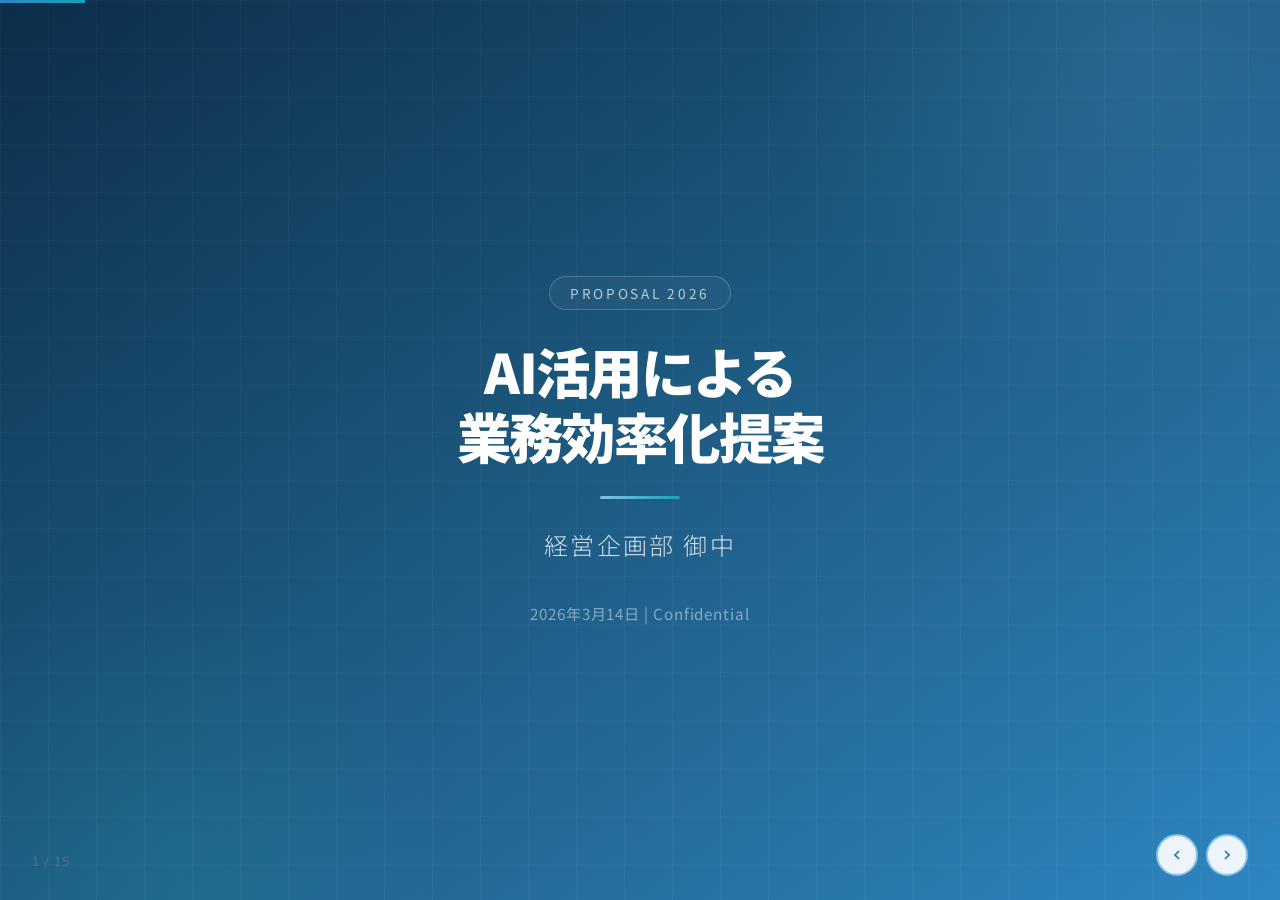
<file: projects/airpro-duct/ai-efficiency-proposal.html>
<!DOCTYPE html>
<html lang="ja">
<head>
<meta charset="UTF-8">
<meta name="viewport" content="width=device-width, initial-scale=1.0">
<title>AI活用による業務効率化提案 — 経営企画部</title>
<style>
  @import url('https://fonts.googleapis.com/css2?family=Noto+Sans+JP:wght@300;400;500;700;900&display=swap');

  * { margin: 0; padding: 0; box-sizing: border-box; }

  :root {
    --frost-900: #0c2d4a;
    --frost-800: #134068;
    --frost-700: #1a5276;
    --frost-600: #2471a3;
    --frost-500: #2e86c1;
    --frost-400: #5dade2;
    --frost-300: #85c1e9;
    --frost-200: #aed6f1;
    --frost-100: #d6eaf8;
    --frost-50: #eaf2f8;
    --frost-ice: #f0f6fb;
    --white: #ffffff;
    --text-dark: #1b2631;
    --text-body: #2c3e50;
    --text-muted: #5d6d7e;
    --accent-teal: #17a2b8;
    --accent-emerald: #1abc9c;
    --accent-coral: #e74c3c;
    --success: #27ae60;
    --warning: #f39c12;
    --border: #d5e8f0;
    --shadow: rgba(12, 45, 74, 0.08);
    --shadow-lg: rgba(12, 45, 74, 0.14);
  }

  body {
    font-family: 'Noto Sans JP', sans-serif;
    background: var(--frost-900);
    overflow: hidden;
    -webkit-font-smoothing: antialiased;
  }

  /* === SLIDE BASE === */
  .slide {
    display: none;
    width: 100vw;
    height: 100vh;
    padding: 56px 72px;
    background: var(--white);
    position: relative;
    flex-direction: column;
    justify-content: center;
  }

  .slide.active { display: flex; }

  /* === ANIMATIONS === */
  @keyframes fadeUp {
    from { opacity: 0; transform: translateY(28px); }
    to { opacity: 1; transform: translateY(0); }
  }

  @keyframes fadeIn {
    from { opacity: 0; }
    to { opacity: 1; }
  }

  @keyframes scaleIn {
    from { opacity: 0; transform: scale(0.88); }
    to { opacity: 1; transform: scale(1); }
  }

  @keyframes slideRight {
    from { opacity: 0; transform: translateX(-32px); }
    to { opacity: 1; transform: translateX(0); }
  }

  @keyframes countUp {
    from { opacity: 0; transform: translateY(12px); }
    to { opacity: 1; transform: translateY(0); }
  }

  @keyframes barGrow {
    from { width: 0; }
  }

  @keyframes pulse {
    0%, 100% { box-shadow: 0 0 0 0 rgba(46, 134, 193, 0.3); }
    50% { box-shadow: 0 0 0 10px rgba(46, 134, 193, 0); }
  }

  .slide.active h2 { animation: fadeUp 0.6s ease-out both; }
  .slide.active .content { animation: fadeIn 0.7s ease-out 0.15s both; }
  .slide.active .card { animation: scaleIn 0.5s ease-out both; }
  .slide.active .card:nth-child(2) { animation-delay: 0.1s; }
  .slide.active .card:nth-child(3) { animation-delay: 0.2s; }
  .slide.active .metric-value { animation: countUp 0.6s ease-out 0.3s both; }
  .slide.active .bar-fill { animation: barGrow 0.8s ease-out 0.4s both; }
  .slide.active .insight { animation: slideRight 0.5s ease-out 0.4s both; }
  .slide.active .step-row { animation: fadeUp 0.5s ease-out both; }
  .slide.active .step-row:nth-child(2) { animation-delay: 0.12s; }
  .slide.active .step-row:nth-child(3) { animation-delay: 0.24s; }
  .slide.active .step-row:nth-child(4) { animation-delay: 0.36s; }

  /* === COVER === */
  .slide--cover {
    background: linear-gradient(145deg, var(--frost-900) 0%, var(--frost-700) 40%, var(--frost-500) 100%);
    color: var(--white);
    text-align: center;
    justify-content: center;
    align-items: center;
    position: relative;
    overflow: hidden;
  }

  .slide--cover::before {
    content: '';
    position: absolute;
    top: -40%;
    right: -20%;
    width: 800px;
    height: 800px;
    background: radial-gradient(circle, rgba(93,173,226,0.18) 0%, transparent 65%);
    border-radius: 50%;
    animation: pulse 6s ease-in-out infinite;
  }

  .slide--cover::after {
    content: '';
    position: absolute;
    bottom: -30%;
    left: -10%;
    width: 600px;
    height: 600px;
    background: radial-gradient(circle, rgba(26,188,156,0.12) 0%, transparent 65%);
    border-radius: 50%;
  }

  /* cover grid pattern */
  .cover-grid {
    position: absolute;
    inset: 0;
    background-image:
      linear-gradient(rgba(255,255,255,0.03) 1px, transparent 1px),
      linear-gradient(90deg, rgba(255,255,255,0.03) 1px, transparent 1px);
    background-size: 48px 48px;
    pointer-events: none;
  }

  .cover-content {
    position: relative;
    z-index: 1;
    animation: fadeUp 0.8s ease-out both;
  }

  .cover-badge {
    display: inline-block;
    padding: 6px 20px;
    border: 1px solid rgba(255,255,255,0.3);
    border-radius: 24px;
    font-size: 0.85em;
    letter-spacing: 0.2em;
    opacity: 0.7;
    margin-bottom: 28px;
    backdrop-filter: blur(8px);
    background: rgba(255,255,255,0.06);
  }

  .cover-divider {
    width: 80px;
    height: 3px;
    background: linear-gradient(90deg, var(--frost-300), var(--accent-teal));
    margin: 28px auto;
    border-radius: 2px;
  }

  /* === SECTION DIVIDER === */
  .slide--section {
    background: linear-gradient(135deg, var(--frost-800) 0%, var(--frost-600) 100%);
    color: var(--white);
    justify-content: center;
    align-items: center;
    text-align: center;
    overflow: hidden;
  }

  .slide--section::before {
    content: '';
    position: absolute;
    inset: 0;
    background-image:
      linear-gradient(rgba(255,255,255,0.02) 1px, transparent 1px),
      linear-gradient(90deg, rgba(255,255,255,0.02) 1px, transparent 1px);
    background-size: 48px 48px;
  }

  .slide--section h2 {
    font-size: 3em;
    font-weight: 900;
    color: var(--white);
    margin-bottom: 16px;
    letter-spacing: -0.02em;
  }

  .slide--section .section-sub {
    font-size: 1.3em;
    opacity: 0.6;
    font-weight: 300;
  }

  .section-num {
    font-size: 6em;
    font-weight: 900;
    opacity: 0.08;
    position: absolute;
    top: 40px;
    right: 72px;
    line-height: 1;
    letter-spacing: -0.04em;
  }

  .section-line {
    width: 60px;
    height: 3px;
    background: rgba(255,255,255,0.3);
    margin: 20px auto 0;
    border-radius: 2px;
  }

  /* === TYPOGRAPHY === */
  h1 { font-size: 3.4em; font-weight: 900; line-height: 1.2; letter-spacing: -0.03em; }
  h2 { font-size: 1.85em; font-weight: 700; color: var(--frost-800); margin-bottom: 28px; line-height: 1.3; }
  h3 { font-size: 1.15em; font-weight: 700; color: var(--frost-700); margin-bottom: 12px; }

  .cover-sub {
    font-size: 1.5em;
    font-weight: 300;
    margin-top: 4px;
    opacity: 0.8;
    letter-spacing: 0.1em;
  }

  .cover-meta {
    font-size: 0.95em;
    margin-top: 40px;
    opacity: 0.45;
    letter-spacing: 0.06em;
  }

  /* === LAYOUT === */
  .content { flex: 1; display: flex; flex-direction: column; justify-content: center; }

  .two-col {
    display: grid;
    grid-template-columns: 1fr 1fr;
    gap: 40px;
    align-items: start;
  }

  .three-col {
    display: grid;
    grid-template-columns: 1fr 1fr 1fr;
    gap: 24px;
    align-items: start;
  }

  .four-col {
    display: grid;
    grid-template-columns: repeat(4, 1fr);
    gap: 20px;
    align-items: start;
  }

  ul, ol {
    font-size: 1.1em;
    line-height: 2;
    padding-left: 1.2em;
    color: var(--text-body);
  }

  li { margin-bottom: 2px; }
  p.body { font-size: 1.1em; line-height: 1.8; color: var(--text-body); }

  /* === CARDS === */
  .card {
    background: var(--white);
    border-radius: 16px;
    padding: 28px;
    border: 1px solid var(--border);
    box-shadow: 0 2px 12px var(--shadow);
    transition: box-shadow 0.3s, transform 0.3s;
  }

  .card:hover {
    box-shadow: 0 6px 24px var(--shadow-lg);
    transform: translateY(-2px);
  }

  .card h3 { margin-bottom: 10px; }
  .card ul { font-size: 1em; }

  .card--frost {
    background: linear-gradient(145deg, var(--frost-50) 0%, var(--white) 100%);
    border-color: var(--frost-200);
  }

  .card--teal {
    background: linear-gradient(145deg, #e8f8f5 0%, var(--white) 100%);
    border-color: #a3e4d7;
  }

  .card--warm {
    background: linear-gradient(145deg, #fef9e7 0%, var(--white) 100%);
    border-color: #f9e79f;
  }

  .card--alert {
    background: linear-gradient(145deg, #fdedec 0%, var(--white) 100%);
    border-color: #f5b7b1;
  }

  .card--dark {
    background: linear-gradient(145deg, var(--frost-800) 0%, var(--frost-900) 100%);
    border-color: var(--frost-700);
    color: var(--white);
  }

  .card--dark h3 { color: var(--frost-200); }

  /* === ICON CIRCLE === */
  .icon-circle {
    width: 56px;
    height: 56px;
    border-radius: 16px;
    display: flex;
    align-items: center;
    justify-content: center;
    margin-bottom: 16px;
    font-size: 1.4em;
  }

  .icon-circle--frost { background: var(--frost-100); color: var(--frost-600); }
  .icon-circle--teal { background: #d1f2eb; color: #148f77; }
  .icon-circle--warm { background: #fdebd0; color: #b9770e; }

  /* === METRIC === */
  .metric {
    text-align: center;
    padding: 24px 16px;
  }

  .metric-value {
    font-size: 3.5em;
    font-weight: 900;
    line-height: 1;
    margin-bottom: 8px;
    background: linear-gradient(135deg, var(--frost-600), var(--accent-teal));
    -webkit-background-clip: text;
    -webkit-text-fill-color: transparent;
    background-clip: text;
  }

  .metric-label {
    font-size: 0.95em;
    color: var(--text-muted);
    font-weight: 500;
  }

  .metric-sub {
    font-size: 0.8em;
    color: var(--text-muted);
    margin-top: 4px;
  }

  .metric-delta {
    display: inline-block;
    padding: 3px 10px;
    border-radius: 12px;
    font-size: 0.75em;
    font-weight: 700;
    margin-top: 8px;
  }

  .metric-delta--up { background: #d5f5e3; color: #1e8449; }
  .metric-delta--down { background: #fadbd8; color: #c0392b; }

  /* === INSIGHT BOX === */
  .insight {
    background: var(--frost-50);
    border-left: 4px solid var(--frost-500);
    padding: 18px 24px;
    border-radius: 0 14px 14px 0;
    margin: 14px 0;
    font-size: 1.05em;
    line-height: 1.7;
    color: var(--text-body);
  }

  .insight--teal { background: #e8f8f5; border-left-color: var(--accent-teal); }
  .insight--warm { background: #fef9e7; border-left-color: var(--warning); }
  .insight--alert { background: #fdedec; border-left-color: var(--accent-coral); }

  /* === TABLE === */
  table {
    width: 100%;
    border-collapse: separate;
    border-spacing: 0;
    font-size: 1em;
    margin: 12px 0;
    border-radius: 14px;
    overflow: hidden;
    border: 1px solid var(--border);
  }

  th {
    background: var(--frost-800);
    color: var(--white);
    padding: 13px 18px;
    text-align: left;
    font-weight: 600;
    font-size: 0.9em;
    letter-spacing: 0.03em;
  }

  td {
    padding: 12px 18px;
    border-bottom: 1px solid var(--border);
    color: var(--text-body);
  }

  tr:last-child td { border-bottom: none; }
  tr:nth-child(even) { background: var(--frost-ice); }

  /* === BAR CHART === */
  .bar-chart { margin: 12px 0; }

  .bar-row {
    display: flex;
    align-items: center;
    margin-bottom: 12px;
    font-size: 1em;
  }

  .bar-label {
    width: 160px;
    font-weight: 500;
    color: var(--text-body);
    flex-shrink: 0;
    font-size: 0.95em;
  }

  .bar-track {
    flex: 1;
    height: 28px;
    background: var(--frost-100);
    border-radius: 14px;
    overflow: hidden;
    margin: 0 14px;
    position: relative;
  }

  .bar-fill {
    height: 100%;
    border-radius: 14px;
    background: linear-gradient(90deg, var(--frost-500), var(--accent-teal));
    display: flex;
    align-items: center;
    justify-content: flex-end;
    padding-right: 12px;
    color: var(--white);
    font-weight: 700;
    font-size: 0.8em;
    min-width: 48px;
    position: relative;
  }

  .bar-fill--emerald { background: linear-gradient(90deg, var(--accent-emerald), #58d68d); }
  .bar-fill--warm { background: linear-gradient(90deg, var(--warning), #f7dc6f); }

  .bar-value {
    font-weight: 700;
    color: var(--frost-700);
    min-width: 48px;
    text-align: right;
    font-size: 0.95em;
  }

  /* === TAGS === */
  .tag {
    display: inline-block;
    padding: 4px 14px;
    border-radius: 20px;
    font-size: 0.78em;
    font-weight: 700;
    margin-right: 6px;
  }

  .tag--frost { background: var(--frost-100); color: var(--frost-700); }
  .tag--teal { background: #d1f2eb; color: #148f77; }
  .tag--warm { background: #fdebd0; color: #b9770e; }
  .tag--alert { background: #fadbd8; color: #c0392b; }
  .tag--dark { background: var(--frost-800); color: var(--white); }

  /* === DONUT CHART (CSS conic-gradient) === */
  .donut {
    width: 140px;
    height: 140px;
    border-radius: 50%;
    position: relative;
    flex-shrink: 0;
  }

  .donut-center {
    position: absolute;
    inset: 24px;
    background: var(--white);
    border-radius: 50%;
    display: flex;
    flex-direction: column;
    align-items: center;
    justify-content: center;
    box-shadow: 0 2px 8px var(--shadow);
  }

  .donut-value {
    font-size: 1.6em;
    font-weight: 900;
    color: var(--frost-700);
    line-height: 1;
  }

  .donut-label {
    font-size: 0.65em;
    color: var(--text-muted);
    margin-top: 2px;
  }

  .donut-wrap {
    display: flex;
    align-items: center;
    gap: 20px;
  }

  .donut-legend {
    font-size: 0.9em;
    line-height: 2;
    color: var(--text-body);
  }

  .donut-legend-dot {
    display: inline-block;
    width: 10px;
    height: 10px;
    border-radius: 3px;
    margin-right: 8px;
  }

  /* === PHASE BAR === */
  .phase-bar {
    display: flex;
    gap: 0;
    margin: 16px 0;
    border-radius: 14px;
    overflow: hidden;
    border: 1px solid var(--border);
  }

  .phase-segment {
    flex: 1;
    padding: 16px 20px;
    text-align: center;
    border-right: 1px solid var(--border);
    background: var(--frost-ice);
    transition: all 0.3s;
  }

  .phase-segment:last-child { border-right: none; }

  .phase-segment--active {
    background: linear-gradient(135deg, var(--frost-500), var(--accent-teal));
    color: var(--white);
  }

  .phase-segment--active .phase-label { color: rgba(255,255,255,0.7); }

  .phase-label {
    font-size: 0.78em;
    color: var(--text-muted);
    margin-bottom: 4px;
    text-transform: uppercase;
    letter-spacing: 0.06em;
  }

  .phase-title {
    font-weight: 700;
    font-size: 1.05em;
  }

  /* === TOP BAR === */
  .slide-topbar {
    position: absolute;
    top: 0;
    left: 0;
    right: 0;
    height: 4px;
    background: linear-gradient(90deg, var(--frost-500), var(--accent-teal), var(--accent-emerald));
  }

  /* === PROGRESS BAR === */
  .progress-bar {
    position: fixed;
    top: 0;
    left: 0;
    height: 3px;
    background: linear-gradient(90deg, var(--frost-500), var(--accent-teal));
    z-index: 200;
    transition: width 0.4s ease;
  }

  /* === EMPHASIS === */
  strong { color: var(--frost-800); }
  em { font-style: normal; color: var(--frost-600); font-weight: 700; }

  /* === STEP NUMBER === */
  .step-num {
    display: inline-flex;
    width: 36px;
    height: 36px;
    border-radius: 50%;
    background: linear-gradient(135deg, var(--frost-500), var(--accent-teal));
    color: var(--white);
    align-items: center;
    justify-content: center;
    font-weight: 900;
    font-size: 0.95em;
    margin-right: 14px;
    flex-shrink: 0;
    box-shadow: 0 2px 8px rgba(46,134,193,0.3);
  }

  .step-row {
    display: flex;
    align-items: flex-start;
    margin-bottom: 16px;
    font-size: 1.05em;
    line-height: 1.6;
  }

  .step-row .step-num { margin-top: 2px; }

  /* === ROI FLOW === */
  .roi-flow {
    display: flex;
    align-items: center;
    justify-content: center;
    gap: 16px;
    margin: 20px 0;
  }

  .roi-box {
    background: var(--frost-50);
    border: 2px solid var(--frost-200);
    border-radius: 16px;
    padding: 20px 24px;
    text-align: center;
    min-width: 170px;
    transition: transform 0.3s;
  }

  .roi-box:hover { transform: translateY(-3px); }

  .roi-box--result {
    background: linear-gradient(135deg, var(--frost-600), var(--accent-teal));
    border-color: transparent;
    color: var(--white);
    box-shadow: 0 4px 20px rgba(46,134,193,0.3);
  }

  .roi-arrow {
    font-size: 1.6em;
    color: var(--frost-300);
  }

  /* === RISK === */
  .risk-item {
    display: flex;
    align-items: flex-start;
    gap: 14px;
    padding: 14px 0;
    border-bottom: 1px solid var(--border);
  }

  .risk-item:last-child { border-bottom: none; }

  .risk-level {
    padding: 4px 12px;
    border-radius: 8px;
    font-size: 0.78em;
    font-weight: 700;
    flex-shrink: 0;
    min-width: 36px;
    text-align: center;
  }

  .risk-level--high { background: #fadbd8; color: #c0392b; }
  .risk-level--mid { background: #fdebd0; color: #b9770e; }
  .risk-level--low { background: #d5f5e3; color: #1e8449; }

  /* === COMPARISON ARROWS === */
  .compare-arrow {
    display: flex;
    align-items: center;
    justify-content: center;
    gap: 16px;
    padding: 8px 0;
  }

  .compare-box {
    text-align: center;
    padding: 16px 24px;
    border-radius: 12px;
    min-width: 120px;
  }

  .compare-box--before {
    background: #fadbd8;
    color: #922b21;
  }

  .compare-box--after {
    background: #d5f5e3;
    color: #1e8449;
  }

  .compare-chevron {
    font-size: 1.4em;
    color: var(--frost-400);
  }

  /* === CHAT MOCKUP === */
  .chat-container {
    background: var(--frost-50);
    border-radius: 20px;
    padding: 24px;
    border: 1px solid var(--border);
    max-width: 420px;
  }

  .chat-header {
    font-weight: 700;
    color: var(--text-muted);
    margin-bottom: 16px;
    font-size: 0.85em;
    display: flex;
    align-items: center;
    gap: 8px;
  }

  .chat-dot {
    width: 8px;
    height: 8px;
    border-radius: 50%;
    background: var(--success);
  }

  .chat-bubble {
    padding: 12px 18px;
    margin-bottom: 10px;
    font-size: 0.95em;
    line-height: 1.6;
  }

  .chat-bubble--user {
    background: #e4e4e4;
    border-radius: 16px 16px 16px 4px;
    color: var(--text-dark);
  }

  .chat-bubble--ai {
    background: linear-gradient(135deg, var(--frost-500), var(--accent-teal));
    border-radius: 16px 16px 4px 16px;
    color: var(--white);
  }

  /* === NAVIGATION === */
  .nav {
    position: fixed;
    bottom: 24px;
    right: 32px;
    display: flex;
    gap: 8px;
    z-index: 100;
  }

  .nav button {
    width: 42px;
    height: 42px;
    border-radius: 50%;
    border: 2px solid var(--frost-300);
    background: rgba(255,255,255,0.92);
    color: var(--frost-600);
    font-size: 1em;
    cursor: pointer;
    transition: all 0.2s;
    backdrop-filter: blur(8px);
    display: flex;
    align-items: center;
    justify-content: center;
  }

  .nav button:hover {
    background: var(--frost-500);
    color: var(--white);
    border-color: var(--frost-500);
    transform: scale(1.08);
  }

  .nav button svg { width: 16px; height: 16px; }

  .slide-counter {
    position: fixed;
    bottom: 30px;
    left: 32px;
    font-size: 0.8em;
    color: var(--text-muted);
    z-index: 100;
    letter-spacing: 0.08em;
  }

  /* === WATERMARK === */
  .watermark {
    position: absolute;
    bottom: 20px;
    right: 28px;
    font-size: 0.7em;
    color: var(--text-muted);
    opacity: 0.4;
    letter-spacing: 0.06em;
  }
</style>
</head>
<body>

<div class="progress-bar" id="progress"></div>

<!-- ======== SLIDE 1: COVER ======== -->
<div class="slide slide--cover active" id="slide-1">
  <div class="cover-grid"></div>
  <div class="cover-content">
    <div class="cover-badge">PROPOSAL 2026</div>
    <h1>AI活用による<br>業務効率化提案</h1>
    <div class="cover-divider"></div>
    <div class="cover-sub">経営企画部 御中</div>
    <div class="cover-meta">2026年3月14日 | Confidential</div>
  </div>
</div>

<!-- ======== SLIDE 2: EXECUTIVE SUMMARY ======== -->
<div class="slide" id="slide-2">
  <div class="slide-topbar"></div>
  <h2>エグゼクティブサマリー</h2>
  <div class="content">
    <div class="insight" style="font-size:1.15em; margin-bottom:28px;">
      <strong>AI導入により年間約4,800時間の業務削減と1.2億円のコスト効果を見込む。</strong><br>
      定型業務の自動化・データ分析の高度化・社内ナレッジ活用を3本柱に、6ヶ月で段階導入する。
    </div>
    <div class="three-col">
      <div class="card card--frost" style="text-align:center; padding:32px 20px;">
        <div class="metric-value" style="font-size:3.2em;">40%</div>
        <div class="metric-label">定型業務の削減率</div>
        <div class="metric-sub">ドキュメント処理・レポート作成</div>
        <div class="metric-delta metric-delta--up">前年比+18pt</div>
      </div>
      <div class="card card--frost" style="text-align:center; padding:32px 20px;">
        <div class="metric-value" style="font-size:3.2em;">1.2億</div>
        <div class="metric-label">年間コスト効果（円）</div>
        <div class="metric-sub">工数削減 + 意思決定迅速化</div>
        <div class="metric-delta metric-delta--up">ROI 340%</div>
      </div>
      <div class="card card--frost" style="text-align:center; padding:32px 20px;">
        <div class="metric-value" style="font-size:3.2em;">6<span style="font-size:0.5em;">ヶ月</span></div>
        <div class="metric-label">導入完了まで</div>
        <div class="metric-sub">3フェーズで段階展開</div>
        <div class="metric-delta metric-delta--up">回収8ヶ月</div>
      </div>
    </div>
  </div>
  <div class="watermark">Confidential</div>
</div>

<!-- ======== SLIDE 3: SECTION — 現状分析 ======== -->
<div class="slide slide--section" id="slide-3">
  <div class="section-num">01</div>
  <div style="position:relative; z-index:1;">
    <h2>現状分析</h2>
    <div class="section-sub">業務課題の定量的把握</div>
    <div class="section-line"></div>
  </div>
</div>

<!-- ======== SLIDE 4: 部門別非効率 ======== -->
<div class="slide" id="slide-4">
  <div class="slide-topbar"></div>
  <h2>部門別 非効率業務の発生状況</h2>
  <div class="content">
    <div class="two-col">
      <div>
        <div class="bar-chart">
          <div class="bar-row">
            <div class="bar-label">経理・財務</div>
            <div class="bar-track"><div class="bar-fill" style="width:78%;">78%</div></div>
            <div class="bar-value">月62h</div>
          </div>
          <div class="bar-row">
            <div class="bar-label">営業・マーケ</div>
            <div class="bar-track"><div class="bar-fill" style="width:65%;">65%</div></div>
            <div class="bar-value">月48h</div>
          </div>
          <div class="bar-row">
            <div class="bar-label">人事・総務</div>
            <div class="bar-track"><div class="bar-fill" style="width:58%;">58%</div></div>
            <div class="bar-value">月40h</div>
          </div>
          <div class="bar-row">
            <div class="bar-label">経営企画</div>
            <div class="bar-track"><div class="bar-fill" style="width:52%;">52%</div></div>
            <div class="bar-value">月35h</div>
          </div>
          <div class="bar-row">
            <div class="bar-label">情報システム</div>
            <div class="bar-track"><div class="bar-fill" style="width:45%;">45%</div></div>
            <div class="bar-value">月28h</div>
          </div>
        </div>
      </div>
      <div>
        <div class="donut-wrap" style="margin-bottom:20px;">
          <div class="donut" style="background: conic-gradient(var(--frost-500) 0deg 194deg, var(--accent-teal) 194deg 270deg, var(--frost-200) 270deg 360deg);">
            <div class="donut-center">
              <div class="donut-value">213h</div>
              <div class="donut-label">月間合計</div>
            </div>
          </div>
          <div class="donut-legend">
            <div><span class="donut-legend-dot" style="background:var(--frost-500);"></span>定型処理（54%）</div>
            <div><span class="donut-legend-dot" style="background:var(--accent-teal);"></span>データ集計（21%）</div>
            <div><span class="donut-legend-dot" style="background:var(--frost-200);"></span>情報検索（25%）</div>
          </div>
        </div>
        <div class="insight">
          <strong>全部門合計で月間213時間</strong>がAI自動化の対象。年間換算で<em>2,556時間</em>の削減ポテンシャル。
        </div>
      </div>
    </div>
  </div>
  <div class="watermark">Confidential</div>
</div>

<!-- ======== SLIDE 5: 国内AI導入動向 ======== -->
<div class="slide" id="slide-5">
  <div class="slide-topbar"></div>
  <h2>国内企業のAI導入動向</h2>
  <div class="content">
    <div class="two-col">
      <div>
        <div class="card card--frost" style="margin-bottom:16px;">
          <h3>導入率の推移</h3>
          <table style="font-size:0.92em;">
            <thead><tr><th>年度</th><th>大企業</th><th>中堅企業</th><th>前年比</th></tr></thead>
            <tbody>
              <tr><td>2024</td><td>42%</td><td>18%</td><td>—</td></tr>
              <tr><td>2025</td><td>61%</td><td>34%</td><td style="color:var(--success);">+19pt</td></tr>
              <tr><td>2026（予測）</td><td><em>78%</em></td><td><em>52%</em></td><td style="color:var(--success);">+17pt</td></tr>
            </tbody>
          </table>
        </div>
        <div class="insight--warm" style="background:#fef9e7; border-left:4px solid var(--warning); padding:14px 20px; border-radius:0 14px 14px 0; font-size:0.95em; line-height:1.7;">
          <strong>未導入のリスク：</strong>競合との生産性格差が年々拡大。2026年は「導入の最終ウィンドウ」と言われている。
        </div>
      </div>
      <div>
        <h3>効果実感の高い領域 TOP5</h3>
        <div class="bar-chart" style="margin-top:8px;">
          <div class="bar-row">
            <div class="bar-label" style="width:140px;">文書処理</div>
            <div class="bar-track"><div class="bar-fill" style="width:85%;">85%</div></div>
          </div>
          <div class="bar-row">
            <div class="bar-label" style="width:140px;">データ分析</div>
            <div class="bar-track"><div class="bar-fill" style="width:76%;">76%</div></div>
          </div>
          <div class="bar-row">
            <div class="bar-label" style="width:140px;">顧客対応</div>
            <div class="bar-track"><div class="bar-fill" style="width:68%;">68%</div></div>
          </div>
          <div class="bar-row">
            <div class="bar-label" style="width:140px;">ナレッジ共有</div>
            <div class="bar-track"><div class="bar-fill bar-fill--emerald" style="width:62%;">62%</div></div>
          </div>
          <div class="bar-row">
            <div class="bar-label" style="width:140px;">コード生成</div>
            <div class="bar-track"><div class="bar-fill bar-fill--emerald" style="width:54%;">54%</div></div>
          </div>
        </div>
        <div class="insight--teal" style="background:#e8f8f5; border-left:4px solid var(--accent-teal); padding:14px 20px; border-radius:0 14px 14px 0; font-size:0.95em; margin-top:12px;">
          当社の注力3領域（文書・分析・ナレッジ）は<strong>いずれもTOP5</strong>に入る高効果領域
        </div>
      </div>
    </div>
  </div>
  <div class="watermark">出典：総務省 AI利活用実態調査 2025</div>
</div>

<!-- ======== SLIDE 6: SECTION — AI活用戦略 ======== -->
<div class="slide slide--section" id="slide-6">
  <div class="section-num">02</div>
  <div style="position:relative; z-index:1;">
    <h2>AI活用戦略</h2>
    <div class="section-sub">3つの重点施策</div>
    <div class="section-line"></div>
  </div>
</div>

<!-- ======== SLIDE 7: 3本柱 ======== -->
<div class="slide" id="slide-7">
  <div class="slide-topbar"></div>
  <h2>業務効率化の3本柱</h2>
  <div class="content">
    <div class="three-col">
      <div class="card card--frost" style="text-align:center; padding:28px 22px;">
        <div class="icon-circle icon-circle--frost" style="margin:0 auto 16px;">
          <svg width="24" height="24" fill="none" stroke="currentColor" stroke-width="2" viewBox="0 0 24 24"><path d="M14 2H6a2 2 0 0 0-2 2v16a2 2 0 0 0 2 2h12a2 2 0 0 0 2-2V8z"/><polyline points="14 2 14 8 20 8"/><line x1="16" y1="13" x2="8" y2="13"/><line x1="16" y1="17" x2="8" y2="17"/><polyline points="10 9 9 9 8 9"/></svg>
        </div>
        <span class="tag tag--frost">施策 1</span>
        <h3 style="font-size:1.2em; margin-top:12px; color:var(--frost-800);">ドキュメント処理<br>自動化</h3>
        <p style="font-size:0.92em; color:var(--text-muted); margin-top:10px; line-height:1.7;">
          請求書・契約書・レポートの読取・生成・要約をAIで自動化
        </p>
        <div style="margin-top:14px;">
          <div class="metric-value" style="font-size:2.2em;">-40%</div>
          <div class="metric-label" style="font-size:0.85em;">処理時間削減</div>
        </div>
      </div>
      <div class="card card--teal" style="text-align:center; padding:28px 22px;">
        <div class="icon-circle icon-circle--teal" style="margin:0 auto 16px;">
          <svg width="24" height="24" fill="none" stroke="currentColor" stroke-width="2" viewBox="0 0 24 24"><line x1="18" y1="20" x2="18" y2="10"/><line x1="12" y1="20" x2="12" y2="4"/><line x1="6" y1="20" x2="6" y2="14"/></svg>
        </div>
        <span class="tag tag--teal">施策 2</span>
        <h3 style="font-size:1.2em; margin-top:12px; color:var(--frost-800);">データ分析<br>意思決定支援</h3>
        <p style="font-size:0.92em; color:var(--text-muted); margin-top:10px; line-height:1.7;">
          売上・KPIの自動集計とAIによるインサイト抽出・レコメンド
        </p>
        <div style="margin-top:14px;">
          <div class="metric-value" style="font-size:2.2em;">3x</div>
          <div class="metric-label" style="font-size:0.85em;">分析速度向上</div>
        </div>
      </div>
      <div class="card card--warm" style="text-align:center; padding:28px 22px;">
        <div class="icon-circle icon-circle--warm" style="margin:0 auto 16px;">
          <svg width="24" height="24" fill="none" stroke="currentColor" stroke-width="2" viewBox="0 0 24 24"><circle cx="12" cy="12" r="10"/><path d="M9.09 9a3 3 0 0 1 5.83 1c0 2-3 3-3 3"/><line x1="12" y1="17" x2="12.01" y2="17"/></svg>
        </div>
        <span class="tag tag--warm">施策 3</span>
        <h3 style="font-size:1.2em; margin-top:12px; color:var(--frost-800);">社内ナレッジ<br>AI活用</h3>
        <p style="font-size:0.92em; color:var(--text-muted); margin-top:10px; line-height:1.7;">
          社内文書・議事録・マニュアルをAIが横断検索・回答
        </p>
        <div style="margin-top:14px;">
          <div class="metric-value" style="font-size:2.2em;">-65%</div>
          <div class="metric-label" style="font-size:0.85em;">情報検索時間</div>
        </div>
      </div>
    </div>
  </div>
  <div class="watermark">Confidential</div>
</div>

<!-- ======== SLIDE 8: 施策1 詳細 ======== -->
<div class="slide" id="slide-8">
  <div class="slide-topbar"></div>
  <h2>施策1：ドキュメント処理の自動化</h2>
  <div class="content">
    <div class="two-col">
      <div>
        <h3>Before → After 比較</h3>
        <table style="font-size:0.92em;">
          <thead><tr><th>業務</th><th>現状</th><th>AI導入後</th><th>削減率</th></tr></thead>
          <tbody>
            <tr><td>請求書処理</td><td>15分/件</td><td><em>3分/件</em></td><td style="color:var(--success); font-weight:700;">-80%</td></tr>
            <tr><td>契約書レビュー</td><td>2時間/件</td><td><em>30分/件</em></td><td style="color:var(--success); font-weight:700;">-75%</td></tr>
            <tr><td>月次レポート</td><td>8時間</td><td><em>2時間</em></td><td style="color:var(--success); font-weight:700;">-75%</td></tr>
            <tr><td>議事録作成</td><td>45分/回</td><td><em>5分/回</em></td><td style="color:var(--success); font-weight:700;">-89%</td></tr>
          </tbody>
        </table>
        <div class="insight" style="margin-top:14px;">
          <strong>年間削減：約2,100時間</strong> — FTE換算で1.2名分の人的リソースを創出
        </div>
      </div>
      <div>
        <h3>導入ツール構成</h3>
        <div class="card card--frost" style="margin-bottom:14px;">
          <h3 style="color:var(--frost-600); font-size:1em;">
            <svg width="16" height="16" fill="none" stroke="currentColor" stroke-width="2" viewBox="0 0 24 24" style="vertical-align:-2px; margin-right:6px;"><path d="M21 16V8a2 2 0 0 0-1-1.73l-7-4a2 2 0 0 0-2 0l-7 4A2 2 0 0 0 3 8v8a2 2 0 0 0 1 1.73l7 4a2 2 0 0 0 2 0l7-4A2 2 0 0 0 21 16z"/></svg>
            Claude API + RAG基盤
          </h3>
          <ul style="font-size:0.92em; line-height:1.9;">
            <li>社内文書の読取・分類・要約</li>
            <li>テンプレートベースの文書生成</li>
            <li>複数文書の横断比較分析</li>
          </ul>
        </div>
        <div class="card card--frost">
          <h3 style="color:var(--frost-600); font-size:1em;">
            <svg width="16" height="16" fill="none" stroke="currentColor" stroke-width="2" viewBox="0 0 24 24" style="vertical-align:-2px; margin-right:6px;"><rect x="2" y="3" width="20" height="14" rx="2"/><line x1="8" y1="21" x2="16" y2="21"/><line x1="12" y1="17" x2="12" y2="21"/></svg>
            OCR + ワークフロー連携
          </h3>
          <ul style="font-size:0.92em; line-height:1.9;">
            <li>紙書類のデジタル化自動処理</li>
            <li>既存システムとのAPI連携</li>
            <li>承認フローの自動ルーティング</li>
          </ul>
        </div>
      </div>
    </div>
  </div>
  <div class="watermark">Confidential</div>
</div>

<!-- ======== SLIDE 9: 施策2 詳細 ======== -->
<div class="slide" id="slide-9">
  <div class="slide-topbar"></div>
  <h2>施策2：データ分析・意思決定支援</h2>
  <div class="content">
    <div class="two-col">
      <div>
        <h3>現状の課題</h3>
        <div class="risk-item" style="padding:10px 0;">
          <div class="risk-level risk-level--high">高</div>
          <div>
            <strong>レポート作成に過大な工数</strong><br>
            <span style="font-size:0.9em; color:var(--text-muted);">月次レポートの集計・可視化に毎月40h以上</span>
          </div>
        </div>
        <div class="risk-item" style="padding:10px 0;">
          <div class="risk-level risk-level--high">高</div>
          <div>
            <strong>データのサイロ化</strong><br>
            <span style="font-size:0.9em; color:var(--text-muted);">部門間でデータ定義・形式が不統一</span>
          </div>
        </div>
        <div class="risk-item" style="padding:10px 0; border-bottom:none;">
          <div class="risk-level risk-level--mid">中</div>
          <div>
            <strong>分析の属人化</strong><br>
            <span style="font-size:0.9em; color:var(--text-muted);">特定メンバーに依存した分析業務</span>
          </div>
        </div>
      </div>
      <div>
        <h3>AIソリューション</h3>
        <div class="step-row">
          <span class="step-num">1</span>
          <span><strong>自動ダッシュボード</strong><br><span style="font-size:0.88em; color:var(--text-muted);">KPI自動集計 → リアルタイム可視化</span></span>
        </div>
        <div class="step-row">
          <span class="step-num">2</span>
          <span><strong>異常値の自動検知</strong><br><span style="font-size:0.88em; color:var(--text-muted);">閾値超過や急変をSlack/メールで即通知</span></span>
        </div>
        <div class="step-row">
          <span class="step-num">3</span>
          <span><strong>自然言語クエリ</strong><br><span style="font-size:0.88em; color:var(--text-muted);">「先月の売上トップ3は？」で即回答</span></span>
        </div>
        <div class="step-row">
          <span class="step-num">4</span>
          <span><strong>予測・シナリオ分析</strong><br><span style="font-size:0.88em; color:var(--text-muted);">AIが複数シナリオを自動シミュレーション</span></span>
        </div>
        <div class="insight--teal" style="background:#e8f8f5; border-left:4px solid var(--accent-teal); padding:12px 18px; border-radius:0 14px 14px 0; font-size:0.92em; margin-top:8px;">
          分析リードタイム：<strong>5日 → 当日</strong>（即時）
        </div>
      </div>
    </div>
  </div>
  <div class="watermark">Confidential</div>
</div>

<!-- ======== SLIDE 10: 施策3 詳細 ======== -->
<div class="slide" id="slide-10">
  <div class="slide-topbar"></div>
  <h2>施策3：社内ナレッジのAI活用</h2>
  <div class="content">
    <div class="two-col">
      <div>
        <div class="chat-container" style="margin:0 auto;">
          <div class="chat-header"><div class="chat-dot"></div> 社内AIアシスタント — Online</div>
          <div class="chat-bubble chat-bubble--user">出張旅費の精算ルールを教えて</div>
          <div class="chat-bubble chat-bubble--ai">
            出張旅費規程（2026年改定版）に基づき、<strong style="color:var(--white);">日当は役職別</strong>に設定されています。
            部長以上：12,000円、課長：10,000円…
            <div style="margin-top:6px; font-size:0.82em; opacity:0.8;">📎 出典：旅費規程 v3.2, p.14</div>
          </div>
          <div class="chat-bubble chat-bubble--user">前回の取締役会で決まった優先投資案件は？</div>
          <div class="chat-bubble chat-bubble--ai">
            3月度取締役会議事録より、以下の3案件が承認されました…
            <div style="margin-top:6px; font-size:0.82em; opacity:0.8;">📎 出典：取締役会議事録 2026-02-28</div>
          </div>
        </div>
      </div>
      <div>
        <h3>構築アプローチ</h3>
        <div class="card card--frost" style="margin-bottom:12px;">
          <h3 style="color:var(--frost-600); font-size:1em;">RAG（検索拡張生成）基盤</h3>
          <p style="font-size:0.9em; color:var(--text-muted); line-height:1.7;">
            社内文書をベクトルDBに格納。質問に対し関連情報を検索→AIが根拠付きで回答を生成。
          </p>
        </div>
        <div class="card card--frost" style="margin-bottom:12px;">
          <h3 style="color:var(--frost-600); font-size:1em;">対象データソース</h3>
          <ul style="font-size:0.9em; line-height:1.8;">
            <li>社内規程・マニュアル — <strong>350件</strong></li>
            <li>議事録・報告書 — <strong>年間2,000件</strong></li>
            <li>FAQ・問い合わせ履歴</li>
          </ul>
        </div>
        <div class="two-col" style="gap:12px;">
          <div class="card card--teal" style="text-align:center; padding:16px;">
            <div class="metric-value" style="font-size:2em;">-65%</div>
            <div class="metric-label" style="font-size:0.8em;">検索時間削減</div>
          </div>
          <div class="card card--teal" style="text-align:center; padding:16px;">
            <div class="metric-value" style="font-size:2em;">-30%</div>
            <div class="metric-label" style="font-size:0.8em;">オンボーディング</div>
          </div>
        </div>
      </div>
    </div>
  </div>
  <div class="watermark">Confidential</div>
</div>

<!-- ======== SLIDE 11: SECTION — 投資対効果 ======== -->
<div class="slide slide--section" id="slide-11">
  <div class="section-num">03</div>
  <div style="position:relative; z-index:1;">
    <h2>投資対効果</h2>
    <div class="section-sub">ROI試算とロードマップ</div>
    <div class="section-line"></div>
  </div>
</div>

<!-- ======== SLIDE 12: ROI試算 ======== -->
<div class="slide" id="slide-12">
  <div class="slide-topbar"></div>
  <h2>ROI試算（3年間）</h2>
  <div class="content">
    <div class="roi-flow">
      <div class="roi-box">
        <div style="font-size:0.82em; color:var(--text-muted); margin-bottom:6px;">初期投資</div>
        <div style="font-size:2em; font-weight:900; color:var(--frost-700);">3,200万</div>
        <div style="font-size:0.82em; color:var(--text-muted); margin-top:4px;">開発・導入・研修</div>
      </div>
      <div class="roi-arrow">&#x25B6;</div>
      <div class="roi-box">
        <div style="font-size:0.82em; color:var(--text-muted); margin-bottom:6px;">年間運用費</div>
        <div style="font-size:2em; font-weight:900; color:var(--frost-700);">960万</div>
        <div style="font-size:0.82em; color:var(--text-muted); margin-top:4px;">API・保守・改善</div>
      </div>
      <div class="roi-arrow">&#x25B6;</div>
      <div class="roi-box roi-box--result">
        <div style="font-size:0.82em; opacity:0.8; margin-bottom:6px;">年間効果</div>
        <div style="font-size:2em; font-weight:900;">1.2億</div>
        <div style="font-size:0.82em; opacity:0.8; margin-top:4px;">工数削減+生産性向上</div>
      </div>
    </div>
    <div class="two-col" style="margin-top:20px;">
      <div>
        <table style="font-size:0.92em;">
          <thead><tr><th>項目</th><th>1年目</th><th>2年目</th><th>3年目</th></tr></thead>
          <tbody>
            <tr><td>コスト効果</td><td>5,800万</td><td>9,400万</td><td>1.2億</td></tr>
            <tr><td>投資額</td><td>4,160万</td><td>960万</td><td>960万</td></tr>
            <tr><td><strong>純効果</strong></td><td><em>1,640万</em></td><td><em>8,440万</em></td><td><em>1.1億</em></td></tr>
            <tr><td><strong>累計純効果</strong></td><td>1,640万</td><td><strong>1.01億</strong></td><td><strong>2.11億</strong></td></tr>
          </tbody>
        </table>
      </div>
      <div>
        <div class="two-col" style="gap:14px;">
          <div class="card card--frost" style="text-align:center; padding:20px;">
            <div style="font-size:0.85em; color:var(--text-muted); margin-bottom:6px;">投資回収</div>
            <div class="metric-value" style="font-size:2.6em;">8<span style="font-size:0.4em;">ヶ月</span></div>
          </div>
          <div class="card card--frost" style="text-align:center; padding:20px;">
            <div style="font-size:0.85em; color:var(--text-muted); margin-bottom:6px;">3年累計ROI</div>
            <div class="metric-value" style="font-size:2.6em;">340%</div>
          </div>
        </div>
        <div class="donut-wrap" style="margin-top:16px; justify-content:center;">
          <div class="donut" style="width:110px; height:110px; background: conic-gradient(var(--frost-500) 0deg 144deg, var(--accent-teal) 144deg 252deg, var(--accent-emerald) 252deg 360deg);">
            <div class="donut-center" style="inset:20px;">
              <div class="donut-value" style="font-size:1.3em;">1.2億</div>
              <div class="donut-label">年間</div>
            </div>
          </div>
          <div class="donut-legend" style="font-size:0.82em;">
            <div><span class="donut-legend-dot" style="background:var(--frost-500);"></span>工数削減（40%）</div>
            <div><span class="donut-legend-dot" style="background:var(--accent-teal);"></span>生産性向上（30%）</div>
            <div><span class="donut-legend-dot" style="background:var(--accent-emerald);"></span>品質改善（30%）</div>
          </div>
        </div>
      </div>
    </div>
  </div>
  <div class="watermark">Confidential</div>
</div>

<!-- ======== SLIDE 13: ロードマップ ======== -->
<div class="slide" id="slide-13">
  <div class="slide-topbar"></div>
  <h2>導入ロードマップ</h2>
  <div class="content">
    <div class="phase-bar">
      <div class="phase-segment phase-segment--active">
        <div class="phase-label">Phase 1</div>
        <div class="phase-title">1〜2ヶ月</div>
      </div>
      <div class="phase-segment">
        <div class="phase-label">Phase 2</div>
        <div class="phase-title">3〜4ヶ月</div>
      </div>
      <div class="phase-segment">
        <div class="phase-label">Phase 3</div>
        <div class="phase-title">5〜6ヶ月</div>
      </div>
    </div>
    <div class="three-col" style="margin-top:16px;">
      <div class="card card--frost">
        <h3 style="color:var(--frost-600);">
          <svg width="14" height="14" fill="none" stroke="currentColor" stroke-width="2" viewBox="0 0 24 24" style="vertical-align:-2px; margin-right:4px;"><path d="M22 11.08V12a10 10 0 1 1-5.93-9.14"/><polyline points="22 4 12 14.01 9 11.01"/></svg>
          基盤構築・PoC
        </h3>
        <ul style="font-size:0.9em; line-height:1.9;">
          <li>AI基盤環境構築</li>
          <li>ドキュメント自動化PoC（経理）</li>
          <li>ナレッジDB設計・初期投入</li>
          <li>セキュリティ・ガバナンス整備</li>
        </ul>
        <div style="margin-top:12px; padding-top:12px; border-top:1px solid var(--frost-200);">
          <span class="tag tag--frost">ゴール</span>
          <span style="font-size:0.9em;">PoC成功・効果実証</span>
        </div>
      </div>
      <div class="card card--teal">
        <h3 style="color:#148f77;">
          <svg width="14" height="14" fill="none" stroke="currentColor" stroke-width="2" viewBox="0 0 24 24" style="vertical-align:-2px; margin-right:4px;"><circle cx="12" cy="12" r="10"/><polyline points="12 6 12 12 16 14"/></svg>
          本格導入・展開
        </h3>
        <ul style="font-size:0.9em; line-height:1.9;">
          <li>ドキュメント自動化を全部門展開</li>
          <li>データ分析ダッシュボード構築</li>
          <li>AIアシスタント β版リリース</li>
          <li>利用者トレーニング実施</li>
        </ul>
        <div style="margin-top:12px; padding-top:12px; border-top:1px solid #a3e4d7;">
          <span class="tag tag--teal">ゴール</span>
          <span style="font-size:0.9em;">日常業務に定着</span>
        </div>
      </div>
      <div class="card card--warm">
        <h3 style="color:#b9770e;">
          <svg width="14" height="14" fill="none" stroke="currentColor" stroke-width="2" viewBox="0 0 24 24" style="vertical-align:-2px; margin-right:4px;"><polygon points="12 2 15.09 8.26 22 9.27 17 14.14 18.18 21.02 12 17.77 5.82 21.02 7 14.14 2 9.27 8.91 8.26 12 2"/></svg>
          最適化・発展
        </h3>
        <ul style="font-size:0.9em; line-height:1.9;">
          <li>利用データに基づく精度改善</li>
          <li>予測分析・シナリオ機能追加</li>
          <li>外部データ連携の拡充</li>
          <li>次年度計画の策定</li>
        </ul>
        <div style="margin-top:12px; padding-top:12px; border-top:1px solid #f9e79f;">
          <span class="tag tag--warm">ゴール</span>
          <span style="font-size:0.9em;">ROI達成・拡大計画</span>
        </div>
      </div>
    </div>
  </div>
  <div class="watermark">Confidential</div>
</div>

<!-- ======== SLIDE 14: リスクと対策 ======== -->
<div class="slide" id="slide-14">
  <div class="slide-topbar"></div>
  <h2>想定リスクと対策</h2>
  <div class="content">
    <table>
      <thead>
        <tr>
          <th style="width:7%;">重要度</th>
          <th style="width:18%;">リスク</th>
          <th style="width:30%;">影響</th>
          <th style="width:30%;">対策</th>
          <th style="width:15%;">担当</th>
        </tr>
      </thead>
      <tbody>
        <tr>
          <td><span class="tag tag--alert" style="margin:0;">高</span></td>
          <td><strong>情報セキュリティ</strong></td>
          <td>機密データの外部漏洩</td>
          <td>VPC環境、暗号化、アクセス制御の多層化</td>
          <td>情報システム部</td>
        </tr>
        <tr>
          <td><span class="tag tag--alert" style="margin:0;">高</span></td>
          <td><strong>AIの回答精度</strong></td>
          <td>ハルシネーションによる誤情報</td>
          <td>RAG根拠明示、人間レビュー、信頼度スコア</td>
          <td>AI推進チーム</td>
        </tr>
        <tr>
          <td><span class="tag tag--warm" style="margin:0;">中</span></td>
          <td><strong>社内定着</strong></td>
          <td>利用率低迷で効果限定的</td>
          <td>チェンジマネジメント、部門推進者配置</td>
          <td>経営企画部</td>
        </tr>
        <tr>
          <td><span class="tag tag--warm" style="margin:0;">中</span></td>
          <td><strong>コスト超過</strong></td>
          <td>API利用量の想定超過</td>
          <td>利用量監視、キャッシュ戦略、月次レビュー</td>
          <td>経理・情シス</td>
        </tr>
        <tr>
          <td><span class="tag tag--teal" style="margin:0;">低</span></td>
          <td><strong>技術陳腐化</strong></td>
          <td>モデル更新による設計変更</td>
          <td>マルチモデル抽象化、四半期技術レビュー</td>
          <td>AI推進チーム</td>
        </tr>
      </tbody>
    </table>
    <div class="insight" style="margin-top:16px;">
      <strong>リスク軽減方針：</strong>Phase 1のPoC期間でセキュリティ・精度検証を完了し、本格展開前にガバナンス体制を確立。各リスクに対し<em>担当部門</em>と<em>KPI</em>を設定して継続モニタリング。
    </div>
  </div>
  <div class="watermark">Confidential</div>
</div>

<!-- ======== SLIDE 15: まとめ ======== -->
<div class="slide" id="slide-15">
  <div class="slide-topbar"></div>
  <h2>まとめ・ネクストステップ</h2>
  <div class="content">
    <div class="two-col">
      <div>
        <h3 style="font-size:1.2em; margin-bottom:16px;">提案サマリー</h3>
        <div class="four-col" style="gap:12px; margin-bottom:16px;">
          <div class="card card--frost" style="text-align:center; padding:16px 10px;">
            <div class="metric-value" style="font-size:1.7em;">4,800h</div>
            <div class="metric-label" style="font-size:0.72em;">年間削減工数</div>
          </div>
          <div class="card card--frost" style="text-align:center; padding:16px 10px;">
            <div class="metric-value" style="font-size:1.7em;">1.2億</div>
            <div class="metric-label" style="font-size:0.72em;">年間効果</div>
          </div>
          <div class="card card--frost" style="text-align:center; padding:16px 10px;">
            <div class="metric-value" style="font-size:1.7em;">340%</div>
            <div class="metric-label" style="font-size:0.72em;">3年ROI</div>
          </div>
          <div class="card card--frost" style="text-align:center; padding:16px 10px;">
            <div class="metric-value" style="font-size:1.7em;">8<span style="font-size:0.45em;">ヶ月</span></div>
            <div class="metric-label" style="font-size:0.72em;">投資回収</div>
          </div>
        </div>
        <div class="insight" style="font-size:1em;">
          <strong>AI導入は「コスト削減」と「意思決定の質・速度向上」の両方を実現する戦略投資。</strong>
          早期着手が競争優位の源泉です。
        </div>
      </div>
      <div>
        <h3 style="font-size:1.2em; margin-bottom:16px;">ネクストステップ</h3>
        <div class="step-row">
          <span class="step-num">1</span>
          <span><strong>経営会議での承認</strong><br><span style="font-size:0.85em; color:var(--text-muted);">本提案の方針決定 — 3月中</span></span>
        </div>
        <div class="step-row">
          <span class="step-num">2</span>
          <span><strong>プロジェクト体制構築</strong><br><span style="font-size:0.85em; color:var(--text-muted);">推進チーム発足・部門推進者選定</span></span>
        </div>
        <div class="step-row">
          <span class="step-num">3</span>
          <span><strong>PoC対象業務の確定</strong><br><span style="font-size:0.85em; color:var(--text-muted);">経理部門のドキュメント処理を推奨</span></span>
        </div>
        <div class="step-row">
          <span class="step-num">4</span>
          <span><strong>Phase 1 キックオフ</strong><br><span style="font-size:0.85em; color:var(--text-muted);">4月第2週を目標</span></span>
        </div>
        <div class="card card--dark" style="margin-top:12px; text-align:center; padding:20px;">
          <strong style="color:var(--frost-200); font-size:1.1em;">ご質問・ご要望をお聞かせください</strong>
          <div style="font-size:0.82em; opacity:0.5; margin-top:6px;">経営企画部 AI推進担当</div>
        </div>
      </div>
    </div>
  </div>
  <div class="watermark">Confidential</div>
</div>

<!-- Navigation -->
<div class="nav">
  <button onclick="prevSlide()" aria-label="前のスライド">
    <svg viewBox="0 0 24 24" fill="none" stroke="currentColor" stroke-width="2.5"><polyline points="15 18 9 12 15 6"/></svg>
  </button>
  <button onclick="nextSlide()" aria-label="次のスライド">
    <svg viewBox="0 0 24 24" fill="none" stroke="currentColor" stroke-width="2.5"><polyline points="9 18 15 12 9 6"/></svg>
  </button>
</div>
<div class="slide-counter" id="counter">1 / 15</div>

<script>
  const slides = document.querySelectorAll('.slide');
  const total = slides.length;
  let current = 0;

  function updateProgress() {
    const pct = ((current + 1) / total) * 100;
    document.getElementById('progress').style.width = pct + '%';
  }

  function showSlide(n) {
    slides[current].classList.remove('active');
    current = (n + total) % total;
    slides[current].classList.add('active');
    document.getElementById('counter').textContent = (current + 1) + ' / ' + total;
    updateProgress();
  }

  function nextSlide() { showSlide(current + 1); }
  function prevSlide() { showSlide(current - 1); }

  document.addEventListener('keydown', (e) => {
    if (e.key === 'ArrowRight' || e.key === ' ' || e.key === 'Enter') {
      e.preventDefault(); nextSlide();
    }
    if (e.key === 'ArrowLeft' || e.key === 'Backspace') {
      e.preventDefault(); prevSlide();
    }
    if (e.key === 'f' || e.key === 'F') {
      document.documentElement.requestFullscreen?.();
    }
    if (e.key === 'Escape') {
      document.exitFullscreen?.();
    }
  });

  let touchStartX = 0;
  document.addEventListener('touchstart', (e) => { touchStartX = e.touches[0].clientX; });
  document.addEventListener('touchend', (e) => {
    const diff = touchStartX - e.changedTouches[0].clientX;
    if (Math.abs(diff) > 50) { diff > 0 ? nextSlide() : prevSlide(); }
  });

  updateProgress();
</script>

</body>
</html>
</file>
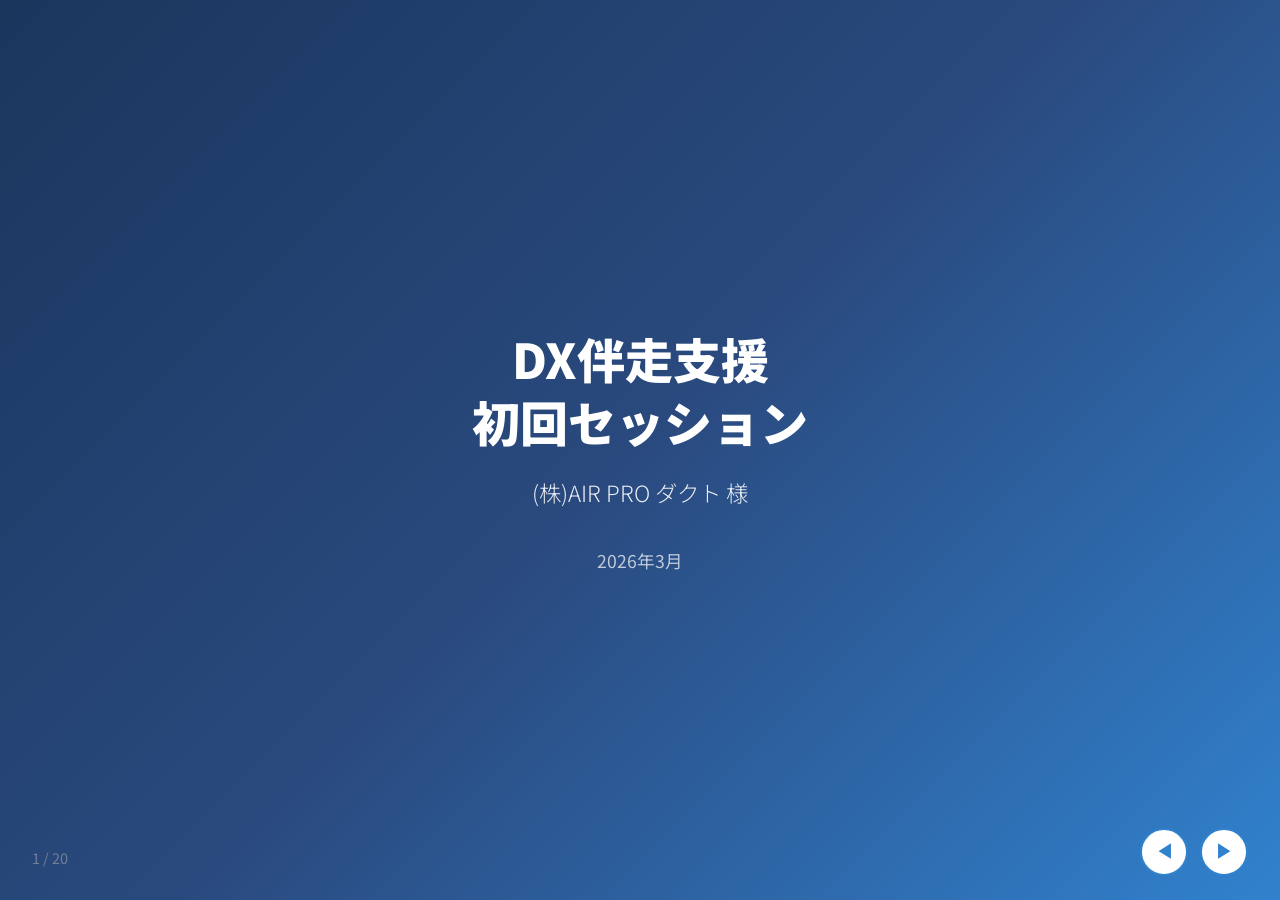
<file: projects/airpro-duct/session1-slides.html>
<!DOCTYPE html>
<html lang="ja">
<head>
<meta charset="UTF-8">
<meta name="viewport" content="width=device-width, initial-scale=1.0">
<title>DX伴走支援 初回セッション — (株)AIR PRO ダクト</title>
<style>
  @import url('https://fonts.googleapis.com/css2?family=Noto+Sans+JP:wght@300;400;500;700;900&display=swap');

  * { margin: 0; padding: 0; box-sizing: border-box; }

  :root {
    --primary: #1a365d;
    --accent: #3182ce;
    --accent-light: #ebf4ff;
    --orange: #ed8936;
    --green: #38a169;
    --gray: #718096;
    --light: #f7fafc;
    --dark: #1a202c;
  }

  body {
    font-family: 'Noto Sans JP', sans-serif;
    background: var(--dark);
    overflow: hidden;
  }

  .slide {
    display: none;
    width: 100vw;
    height: 100vh;
    padding: 60px 80px;
    background: white;
    position: relative;
    flex-direction: column;
    justify-content: center;
  }

  .slide.active { display: flex; }

  /* Slide variants */
  .slide--cover {
    background: linear-gradient(135deg, var(--primary) 0%, #2a4a7f 50%, var(--accent) 100%);
    color: white;
    text-align: center;
    justify-content: center;
    align-items: center;
  }

  .slide--section {
    background: var(--primary);
    color: white;
    justify-content: center;
    align-items: center;
    text-align: center;
  }

  .slide--section h2 {
    font-size: 3.2em;
    font-weight: 900;
    margin-bottom: 16px;
  }

  .slide--section p {
    font-size: 1.4em;
    opacity: 0.8;
  }

  /* Typography */
  h1 { font-size: 3em; font-weight: 900; line-height: 1.3; }
  h2 { font-size: 2.2em; font-weight: 700; color: var(--primary); margin-bottom: 32px; line-height: 1.3; }
  h3 { font-size: 1.4em; font-weight: 700; color: var(--accent); margin-bottom: 16px; }

  .subtitle {
    font-size: 1.4em;
    font-weight: 300;
    margin-top: 24px;
    opacity: 0.9;
  }

  .date {
    font-size: 1.1em;
    margin-top: 40px;
    opacity: 0.7;
  }

  /* Content */
  .content { flex: 1; display: flex; flex-direction: column; justify-content: center; }

  .two-col {
    display: grid;
    grid-template-columns: 1fr 1fr;
    gap: 48px;
    align-items: start;
  }

  .three-col {
    display: grid;
    grid-template-columns: 1fr 1fr 1fr;
    gap: 32px;
    align-items: start;
  }

  ul, ol {
    font-size: 1.3em;
    line-height: 2;
    padding-left: 1.2em;
    color: var(--dark);
  }

  li { margin-bottom: 4px; }

  p.body { font-size: 1.3em; line-height: 1.8; color: #4a5568; }

  .highlight {
    background: var(--accent-light);
    border-left: 5px solid var(--accent);
    padding: 24px 32px;
    border-radius: 0 12px 12px 0;
    margin: 20px 0;
    font-size: 1.2em;
    line-height: 1.8;
  }

  .highlight-orange {
    background: #fffaf0;
    border-left: 5px solid var(--orange);
    padding: 24px 32px;
    border-radius: 0 12px 12px 0;
    margin: 20px 0;
    font-size: 1.2em;
    line-height: 1.8;
  }

  .card {
    background: var(--light);
    border-radius: 16px;
    padding: 32px;
    border: 1px solid #e2e8f0;
  }

  .card h3 { margin-bottom: 12px; }
  .card ul { font-size: 1.1em; }

  .card--blue {
    background: var(--accent-light);
    border-color: #bee3f8;
  }

  .card--green {
    background: #f0fff4;
    border-color: #c6f6d5;
  }

  .card--orange {
    background: #fffaf0;
    border-color: #feebc8;
  }

  .big-number {
    font-size: 4em;
    font-weight: 900;
    color: var(--accent);
    line-height: 1;
    margin-bottom: 8px;
  }

  .tag {
    display: inline-block;
    padding: 4px 16px;
    border-radius: 20px;
    font-size: 0.85em;
    font-weight: 700;
    margin-right: 8px;
  }

  .tag--blue { background: var(--accent-light); color: var(--accent); }
  .tag--green { background: #f0fff4; color: var(--green); }
  .tag--orange { background: #fffaf0; color: var(--orange); }

  .flow-arrow {
    display: flex;
    align-items: center;
    gap: 16px;
    font-size: 1.2em;
    margin: 16px 0;
    flex-wrap: wrap;
  }

  .flow-step {
    background: var(--accent-light);
    padding: 12px 24px;
    border-radius: 12px;
    font-weight: 700;
    color: var(--primary);
    text-align: center;
  }

  .flow-step--active {
    background: var(--accent);
    color: white;
  }

  .arrow { color: var(--accent); font-size: 1.5em; }

  /* Timeline */
  .timeline {
    display: flex;
    gap: 0;
    margin: 24px 0;
  }

  .timeline-item {
    flex: 1;
    padding: 20px;
    text-align: center;
    position: relative;
    border-top: 4px solid #e2e8f0;
  }

  .timeline-item--active { border-top-color: var(--accent); }
  .timeline-item--future { border-top-color: #cbd5e0; }

  .timeline-item .label {
    font-size: 0.85em;
    color: var(--gray);
    margin-bottom: 8px;
  }

  .timeline-item .title {
    font-size: 1.1em;
    font-weight: 700;
    color: var(--primary);
  }

  /* vs box */
  .vs-box {
    display: grid;
    grid-template-columns: 1fr auto 1fr;
    gap: 24px;
    align-items: center;
    margin: 24px 0;
  }

  .vs-bad {
    background: #fff5f5;
    border: 2px solid #feb2b2;
    border-radius: 16px;
    padding: 32px;
    text-align: center;
  }

  .vs-good {
    background: #f0fff4;
    border: 2px solid #9ae6b4;
    border-radius: 16px;
    padding: 32px;
    text-align: center;
  }

  .vs-divider {
    font-size: 2em;
    font-weight: 900;
    color: var(--gray);
  }

  /* Table */
  table {
    width: 100%;
    border-collapse: collapse;
    font-size: 1.1em;
    margin: 16px 0;
  }

  th {
    background: var(--primary);
    color: white;
    padding: 14px 20px;
    text-align: left;
    font-weight: 700;
  }

  td {
    padding: 14px 20px;
    border-bottom: 1px solid #e2e8f0;
  }

  tr:nth-child(even) { background: var(--light); }

  /* Navigation */
  .nav {
    position: fixed;
    bottom: 24px;
    right: 32px;
    display: flex;
    gap: 12px;
    z-index: 100;
  }

  .nav button {
    width: 48px;
    height: 48px;
    border-radius: 50%;
    border: 2px solid var(--accent);
    background: white;
    color: var(--accent);
    font-size: 1.2em;
    cursor: pointer;
    transition: all 0.2s;
  }

  .nav button:hover {
    background: var(--accent);
    color: white;
  }

  .slide-counter {
    position: fixed;
    bottom: 32px;
    left: 32px;
    font-size: 0.9em;
    color: var(--gray);
    z-index: 100;
    font-family: 'Noto Sans JP', sans-serif;
  }

  .slide--cover .slide-footer,
  .slide--section .slide-footer { color: rgba(255,255,255,0.4); }

  /* Emphasis */
  strong { color: var(--primary); }
  em { font-style: normal; color: var(--accent); font-weight: 700; }

  /* Icon circles */
  .icon-circle {
    width: 64px;
    height: 64px;
    border-radius: 50%;
    display: flex;
    align-items: center;
    justify-content: center;
    font-size: 1.8em;
    margin-bottom: 16px;
  }

  .icon-circle--blue { background: var(--accent-light); }
  .icon-circle--green { background: #f0fff4; }
  .icon-circle--orange { background: #fffaf0; }

  .step-number {
    display: inline-flex;
    width: 40px;
    height: 40px;
    border-radius: 50%;
    background: var(--accent);
    color: white;
    align-items: center;
    justify-content: center;
    font-weight: 900;
    font-size: 1.1em;
    margin-right: 12px;
    flex-shrink: 0;
  }

  .step-row {
    display: flex;
    align-items: flex-start;
    gap: 0;
    margin-bottom: 20px;
    font-size: 1.2em;
    line-height: 1.6;
  }

  .step-row .step-number { margin-top: 2px; }

  /* Quote */
  .quote {
    font-size: 1.6em;
    font-weight: 300;
    color: var(--primary);
    border-left: 5px solid var(--accent);
    padding: 16px 32px;
    margin: 24px 0;
    line-height: 1.8;
  }
</style>
</head>
<body>

<!-- ======== SLIDE 1: COVER ======== -->
<div class="slide slide--cover active" id="slide-1">
  <div>
    <h1>DX伴走支援<br>初回セッション</h1>
    <div class="subtitle">(株)AIR PRO ダクト 様</div>
    <div class="date">2026年3月</div>
  </div>
</div>

<!-- ======== SLIDE 2: AGENDA ======== -->
<div class="slide" id="slide-2">
  <h2>本日のアジェンダ</h2>
  <div class="content">
    <div style="max-width:700px;">
      <div class="step-row">
        <span class="step-number">1</span>
        <span>DX伴走支援とは？<span style="color:var(--gray); font-size:0.85em;">（5分）</span></span>
      </div>
      <div class="step-row">
        <span class="step-number">2</span>
        <span>御社の業務について教えてください<span style="color:var(--gray); font-size:0.85em;">（25分）</span></span>
      </div>
      <div class="step-row">
        <span class="step-number">3</span>
        <span>よくある課題と解決のイメージ<span style="color:var(--gray); font-size:0.85em;">（15分）</span></span>
      </div>
      <div class="step-row">
        <span class="step-number">4</span>
        <span>ナレッジ蓄積のご提案<span style="color:var(--gray); font-size:0.85em;">（15分）</span></span>
      </div>
      <div class="step-row">
        <span class="step-number">5</span>
        <span>ロードマップと進め方<span style="color:var(--gray); font-size:0.85em;">（15分）</span></span>
      </div>
      <div class="step-row">
        <span class="step-number">6</span>
        <span>次にやることを決める<span style="color:var(--gray); font-size:0.85em;">（15分）</span></span>
      </div>
    </div>
  </div>
</div>

<!-- ======== SLIDE 3: SECTION - DX支援とは ======== -->
<div class="slide slide--section" id="slide-3">
  <div>
    <h2>1. DX伴走支援とは？</h2>
    <p>大きなシステム導入ではありません</p>
  </div>
</div>

<!-- ======== SLIDE 4: DX支援の考え方 ======== -->
<div class="slide" id="slide-4">
  <h2>私たちが目指すこと</h2>
  <div class="content">
    <div class="vs-box">
      <div class="vs-bad">
        <div style="font-size:2.5em; margin-bottom:12px;">&#x274C;</div>
        <div style="font-size:1.3em; font-weight:700; margin-bottom:8px;">こうではない</div>
        <p style="font-size:1.1em;">高いシステムを入れる<br>一気に全部変える<br>ITの専門知識が必要</p>
      </div>
      <div class="vs-divider">&#x2192;</div>
      <div class="vs-good">
        <div style="font-size:2.5em; margin-bottom:12px;">&#x2705;</div>
        <div style="font-size:1.3em; font-weight:700; margin-bottom:8px;">こうやります</div>
        <p style="font-size:1.1em;">今あるスマホ・PCで始める<br>小さく1個ずつ試す<br>一緒に考えながら進める</p>
      </div>
    </div>
    <div class="highlight" style="margin-top:32px; text-align:center;">
      <strong>「小さく始めて、成功体験を積み重ねる」</strong>
    </div>
  </div>
</div>

<!-- ======== SLIDE 5: SECTION - ヒアリング ======== -->
<div class="slide slide--section" id="slide-5">
  <div>
    <h2>2. 御社のことを<br>教えてください</h2>
    <p>まずは普段のお仕事の流れから</p>
  </div>
</div>

<!-- ======== SLIDE 6: ヒアリング項目 ======== -->
<div class="slide" id="slide-6">
  <h2>教えていただきたいこと</h2>
  <div class="content">
    <div class="two-col">
      <div>
        <div class="card" style="margin-bottom:24px;">
          <h3>1日の仕事の流れ</h3>
          <ul style="font-size:1.05em;">
            <li>朝：出社〜現場出発まで</li>
            <li>現場：作業の進め方</li>
            <li>夕方：報告・事務作業</li>
          </ul>
        </div>
        <div class="card">
          <h3>社員・体制について</h3>
          <ul style="font-size:1.05em;">
            <li>社員の人数と役割</li>
            <li>技能実習生の予定</li>
          </ul>
        </div>
      </div>
      <div>
        <div class="card" style="margin-bottom:24px;">
          <h3>今使っているもの</h3>
          <ul style="font-size:1.05em;">
            <li>スマホ？ PC？</li>
            <li>LINE？ Excel？ 紙？</li>
            <li>写真はどこに保存？</li>
          </ul>
        </div>
        <div class="card">
          <h3>困っていること</h3>
          <ul style="font-size:1.05em;">
            <li>時間がかかる作業</li>
            <li>「毎回同じことを…」</li>
            <li>情報が見つからない</li>
          </ul>
        </div>
      </div>
    </div>
  </div>
</div>

<!-- ======== SLIDE 7: SECTION - よくある課題 ======== -->
<div class="slide slide--section" id="slide-7">
  <div>
    <h2>3. よくある課題と<br>解決のイメージ</h2>
    <p>同じ業界の会社さんでよく聞く話</p>
  </div>
</div>

<!-- ======== SLIDE 8: 3つの課題 ======== -->
<div class="slide" id="slide-8">
  <h2>設備工事会社の「あるある」3大課題</h2>
  <div class="content">
    <div class="three-col">
      <div class="card card--blue" style="text-align:center;">
        <div style="font-size:2.5em; margin-bottom:12px;">&#x1F4AC;</div>
        <h3 style="color:var(--primary);">情報が消える</h3>
        <p style="font-size:1.05em; line-height:1.7;">
          電話・口頭・LINEで<br>流れて終わり<br><br>
          <em>後から探せない</em>
        </p>
      </div>
      <div class="card card--orange" style="text-align:center;">
        <div style="font-size:2.5em; margin-bottom:12px;">&#x1F504;</div>
        <h3 style="color:#c05621;">同じ作業の繰り返し</h3>
        <p style="font-size:1.05em; line-height:1.7;">
          見積・日報・書類を<br>毎回ゼロから作る<br><br>
          <em>時間がもったいない</em>
        </p>
      </div>
      <div class="card card--green" style="text-align:center;">
        <div style="font-size:2.5em; margin-bottom:12px;">&#x1F9E0;</div>
        <h3 style="color:var(--green);">知識が頭の中だけ</h3>
        <p style="font-size:1.05em; line-height:1.7;">
          ベテランに聞かないと<br>わからない<br><br>
          <em>新人・実習生が困る</em>
        </p>
      </div>
    </div>
    <div class="highlight" style="margin-top:32px; text-align:center;">
      御社に当てはまるものはありますか？
    </div>
  </div>
</div>

<!-- ======== SLIDE 9: 解決のイメージ ======== -->
<div class="slide" id="slide-9">
  <h2>解決するとこうなります</h2>
  <div class="content">
    <table>
      <thead>
        <tr>
          <th style="width:30%;">課題</th>
          <th style="width:35%;">今</th>
          <th style="width:35%;">これから</th>
        </tr>
      </thead>
      <tbody>
        <tr>
          <td><strong>情報が消える</strong></td>
          <td>電話・口頭で流れる</td>
          <td>クラウドに残って<em>検索できる</em></td>
        </tr>
        <tr>
          <td><strong>同じ作業の繰り返し</strong></td>
          <td>毎回ゼロから手作業</td>
          <td>テンプレートで<em>半分の時間</em></td>
        </tr>
        <tr>
          <td><strong>知識が頭の中だけ</strong></td>
          <td>社長に聞かないとわからない</td>
          <td>AIチャットボットが<em>いつでも回答</em></td>
        </tr>
        <tr>
          <td><strong>言語の壁</strong></td>
          <td>技能実習生に伝わらない</td>
          <td><em>多言語で</em>作業手順を確認できる</td>
        </tr>
      </tbody>
    </table>
  </div>
</div>

<!-- ======== SLIDE 10: SECTION - ナレッジ ======== -->
<div class="slide slide--section" id="slide-10">
  <div>
    <h2>4. ナレッジ蓄積の<br>ご提案</h2>
    <p>社長の知識を「会社の資産」にする方法</p>
  </div>
</div>

<!-- ======== SLIDE 11: 問題提起 ======== -->
<div class="slide" id="slide-11">
  <h2>最大のリスク</h2>
  <div class="content" style="align-items: center;">
    <div style="text-align:center; max-width:800px;">
      <div class="quote">
        社長の頭の中にある知識 ＝ 会社の最大の資産<br>
        でも今は、社長にしかアクセスできない
      </div>
      <div style="margin-top:40px;">
        <div class="three-col">
          <div style="text-align:center;">
            <div class="big-number" style="color:#e53e3e;">&#x26A0;</div>
            <p style="font-size:1.1em; font-weight:700;">社長が不在だと<br>現場が止まる</p>
          </div>
          <div style="text-align:center;">
            <div class="big-number" style="color:#e53e3e;">&#x26A0;</div>
            <p style="font-size:1.1em; font-weight:700;">新人に毎回<br>同じことを教える</p>
          </div>
          <div style="text-align:center;">
            <div class="big-number" style="color:#e53e3e;">&#x26A0;</div>
            <p style="font-size:1.1em; font-weight:700;">技能実習生に<br>伝えきれない</p>
          </div>
        </div>
      </div>
    </div>
  </div>
</div>

<!-- ======== SLIDE 12: 解決策 ======== -->
<div class="slide" id="slide-12">
  <h2>社長にお願いしたいのは2つだけ</h2>
  <div class="content">
    <div class="two-col" style="align-items:center;">
      <div>
        <div class="card card--blue" style="margin-bottom:24px; text-align:center;">
          <div style="font-size:3em;">&#x1F3A4;</div>
          <div style="font-size:1.5em; font-weight:900; color:var(--primary); margin:12px 0;">
            2回、話を聞かせてください
          </div>
          <p style="font-size:1.1em; color:var(--gray);">
            1回60〜90分 × 2回<br>
            録音するので、話してもらうだけでOK
          </p>
        </div>
        <div class="card card--green" style="text-align:center;">
          <div style="font-size:3em;">&#x1F4C4;</div>
          <div style="font-size:1.5em; font-weight:900; color:var(--primary); margin:12px 0;">
            手元の書類を見せてください
          </div>
          <p style="font-size:1.1em; color:var(--gray);">
            見積書・安全書類・写真など<br>
            あるものだけでOK
          </p>
        </div>
      </div>
      <div style="text-align:center;">
        <div class="highlight" style="font-size:1.1em;">
          <strong>整理は全部こちらでやります</strong><br><br>
          録音 → AIが自動で文字起こし<br>
          → AIが要点を整理<br>
          → FAQ・マニュアルが完成<br><br>
          <span style="font-size:1.3em; font-weight:900; color:var(--accent);">
            社長の拘束時間：合計 約3.5時間
          </span>
        </div>
      </div>
    </div>
  </div>
</div>

<!-- ======== SLIDE 13: ナレッジ蓄積フロー ======== -->
<div class="slide" id="slide-13">
  <h2>ナレッジができるまでの流れ</h2>
  <div class="content">
    <div style="display:flex; justify-content:center;">
      <div style="display:flex; align-items:flex-start; gap:20px; flex-wrap:wrap; justify-content:center;">
        <div class="card" style="width:200px; text-align:center;">
          <div style="font-size:2.2em;">&#x1F3A4;</div>
          <div style="font-weight:900; font-size:1.2em; margin:8px 0; color:var(--primary);">STEP 1</div>
          <div style="font-size:1.05em;">社長に<br><strong>話してもらう</strong></div>
          <div style="color:var(--gray); font-size:0.9em; margin-top:8px;">Plaudで録音</div>
        </div>
        <div style="font-size:2em; color:var(--accent); align-self:center;">&#x25B6;</div>
        <div class="card" style="width:200px; text-align:center;">
          <div style="font-size:2.2em;">&#x1F916;</div>
          <div style="font-weight:900; font-size:1.2em; margin:8px 0; color:var(--primary);">STEP 2</div>
          <div style="font-size:1.05em;">AIが自動で<br><strong>文字起こし＋要約</strong></div>
          <div style="color:var(--gray); font-size:0.9em; margin-top:8px;">Plaud AI</div>
        </div>
        <div style="font-size:2em; color:var(--accent); align-self:center;">&#x25B6;</div>
        <div class="card" style="width:200px; text-align:center;">
          <div style="font-size:2.2em;">&#x1F4CB;</div>
          <div style="font-weight:900; font-size:1.2em; margin:8px 0; color:var(--primary);">STEP 3</div>
          <div style="font-size:1.05em;">AIが<br><strong>FAQ・手順書に整理</strong></div>
          <div style="color:var(--gray); font-size:0.9em; margin-top:8px;">ChatGPT / Claude</div>
        </div>
        <div style="font-size:2em; color:var(--accent); align-self:center;">&#x25B6;</div>
        <div class="card card--blue" style="width:200px; text-align:center;">
          <div style="font-size:2.2em;">&#x1F4AC;</div>
          <div style="font-weight:900; font-size:1.2em; margin:8px 0; color:var(--primary);">STEP 4</div>
          <div style="font-size:1.05em;">社員がスマホで<br><strong>いつでも質問</strong></div>
          <div style="color:var(--gray); font-size:0.9em; margin-top:8px;">AIチャットボット</div>
        </div>
      </div>
    </div>
    <div class="highlight-orange" style="margin-top:32px; text-align:center;">
      <strong>社長は「普段通り話す」だけ。あとは全部AIとこちらで処理します。</strong><br>
      さらに日常の指導や朝礼もPlaudで録音しておけば、毎月自動でナレッジが増えていきます。
    </div>
  </div>
</div>

<!-- ======== SLIDE 14: チャットボットイメージ ======== -->
<div class="slide" id="slide-14">
  <h2>完成イメージ：AIチャットボット</h2>
  <div class="content">
    <div class="two-col">
      <div>
        <div style="background:#f7fafc; border-radius:24px; padding:32px; border:2px solid #e2e8f0; max-width:380px;">
          <div style="text-align:center; font-weight:700; color:var(--gray); margin-bottom:16px; font-size:0.95em;">AIR PRO ナレッジボット</div>
          <div style="background:#e2e8f0; border-radius:16px 16px 16px 4px; padding:14px 18px; margin-bottom:12px; font-size:1.05em;">
            角ダクトの吊りボルトの間隔はどのくらい？
          </div>
          <div style="background:var(--accent); color:white; border-radius:16px 16px 4px 16px; padding:14px 18px; margin-bottom:12px; font-size:1.05em;">
            角ダクトの吊りボルトの間隔は<strong>1.5m以内</strong>が基本です。ただし長辺が450mmを超える場合は<strong>1.2m以内</strong>にしてください。
          </div>
          <div style="background:#e2e8f0; border-radius:16px 16px 16px 4px; padding:14px 18px; margin-bottom:12px; font-size:1.05em;">
            🇻🇳 Khoảng cách bu lông treo ống gió?
          </div>
          <div style="background:var(--accent); color:white; border-radius:16px 16px 4px 16px; padding:14px 18px; font-size:1.05em;">
            🇻🇳 Khoảng cách bu lông treo là <strong>1,5m trở xuống</strong>. Nếu cạnh dài trên 450mm thì <strong>1,2m trở xuống</strong>.
          </div>
        </div>
      </div>
      <div>
        <h3 style="font-size:1.5em;">できること</h3>
        <ul style="font-size:1.15em; line-height:2.2;">
          <li>社内ルール・作業手順を<strong>すぐ回答</strong></li>
          <li><em>多言語対応</em>（ベトナム語・中国語等）</li>
          <li>スマホから<strong>いつでもどこでも</strong>質問</li>
          <li>社長の知識で答えるから<strong>正確</strong></li>
        </ul>
        <div class="highlight" style="margin-top:24px;">
          社長が不在でも<br>
          新人でも実習生でも<br>
          <strong>スマホで聞けば答えが返ってくる</strong>
        </div>
      </div>
    </div>
  </div>
</div>

<!-- ======== SLIDE 15: SECTION - ロードマップ ======== -->
<div class="slide slide--section" id="slide-15">
  <div>
    <h2>5. ロードマップ</h2>
    <p>6ヶ月で段階的に進めます</p>
  </div>
</div>

<!-- ======== SLIDE 16: フェーズ ======== -->
<div class="slide" id="slide-16">
  <h2>3つのフェーズ</h2>
  <div class="content">
    <div class="three-col" style="gap:24px;">
      <div class="card card--green">
        <div style="text-align:center;">
          <span class="tag tag--green">Phase 1</span>
          <div style="font-size:0.95em; color:var(--gray); margin:8px 0;">1〜2ヶ月目</div>
          <h3 style="font-size:1.4em; color:var(--green);">土台づくり</h3>
        </div>
        <ul style="font-size:1em; line-height:1.9;">
          <li>Google Workspace導入</li>
          <li>社長インタビュー（Plaud）</li>
          <li>AIチャットボット初期版</li>
        </ul>
        <div style="margin-top:16px; padding-top:16px; border-top:1px solid #c6f6d5; text-align:center;">
          <span style="font-weight:700; color:var(--green);">すぐ始められる</span>
        </div>
      </div>
      <div class="card card--orange">
        <div style="text-align:center;">
          <span class="tag tag--orange">Phase 2</span>
          <div style="font-size:0.95em; color:var(--gray); margin:8px 0;">3〜4ヶ月目</div>
          <h3 style="font-size:1.4em; color:#c05621;">業務改善</h3>
        </div>
        <ul style="font-size:1em; line-height:1.9;">
          <li>デジタル日報</li>
          <li>見積テンプレート</li>
          <li>技能実習生向けマニュアル</li>
        </ul>
        <div style="margin-top:16px; padding-top:16px; border-top:1px solid #feebc8; text-align:center;">
          <span style="font-weight:700; color:#c05621;">日々の作業が楽に</span>
        </div>
      </div>
      <div class="card card--blue">
        <div style="text-align:center;">
          <span class="tag tag--blue">Phase 3</span>
          <div style="font-size:0.95em; color:var(--gray); margin:8px 0;">5〜6ヶ月目</div>
          <h3 style="font-size:1.4em; color:var(--accent);">活用・発展</h3>
        </div>
        <ul style="font-size:1em; line-height:1.9;">
          <li>ナレッジベース拡充</li>
          <li>業務データ可視化</li>
          <li>継続的な改善</li>
        </ul>
        <div style="margin-top:16px; padding-top:16px; border-top:1px solid #bee3f8; text-align:center;">
          <span style="font-weight:700; color:var(--accent);">データで経営判断</span>
        </div>
      </div>
    </div>
    <div class="highlight" style="margin-top:24px; text-align:center;">
      <strong>Phase 1 を小さく始めて、効果を実感してから次に進みます</strong>
    </div>
  </div>
</div>

<!-- ======== SLIDE 17: 進め方 ======== -->
<div class="slide" id="slide-17">
  <h2>進め方</h2>
  <div class="content">
    <div class="two-col">
      <div>
        <h3 style="font-size:1.3em;">月1〜2回のセッション</h3>
        <table style="font-size:1em;">
          <thead><tr><th>回</th><th>内容</th></tr></thead>
          <tbody>
            <tr><td>今日</td><td>現状ヒアリング・方針決め</td></tr>
            <tr><td>第2回</td><td>Google Workspace導入</td></tr>
            <tr><td>第3回</td><td>インタビュー＋FAQ収集</td></tr>
            <tr><td>第4回</td><td>チャットボット構築</td></tr>
            <tr><td>第5回</td><td>運用開始・フィードバック</td></tr>
            <tr><td>第6回〜</td><td>Phase 2 へ</td></tr>
          </tbody>
        </table>
      </div>
      <div>
        <h3 style="font-size:1.3em;">セッション以外のサポート</h3>
        <div class="card" style="margin-bottom:16px;">
          <ul style="font-size:1.05em; line-height:2;">
            <li>チャットでいつでも質問OK</li>
            <li>設定・操作のサポート</li>
            <li>月次の振り返りレポート</li>
          </ul>
        </div>
        <div class="highlight-orange">
          <strong>一人で進める必要はありません。</strong><br>
          困ったらいつでも聞いてください。<br>
          一緒にやっていきましょう。
        </div>
      </div>
    </div>
  </div>
</div>

<!-- ======== SLIDE 18: SECTION - ネクストアクション ======== -->
<div class="slide slide--section" id="slide-18">
  <div>
    <h2>6. 次にやること</h2>
    <p>今日決めたいこと</p>
  </div>
</div>

<!-- ======== SLIDE 19: ネクストアクション ======== -->
<div class="slide" id="slide-19">
  <h2>今日決めたいこと</h2>
  <div class="content">
    <div class="two-col">
      <div>
        <div class="card card--green" style="margin-bottom:20px;">
          <h3 style="color:var(--green);">最初にやること</h3>
          <ul style="font-size:1.05em; line-height:2;">
            <li>Phase 1 で<strong>何から始めるか</strong></li>
            <li>次回セッションの<strong>日程</strong></li>
          </ul>
        </div>
        <div class="card card--orange">
          <h3 style="color:#c05621;">社長にお願いしたいこと</h3>
          <ul style="font-size:1.05em; line-height:2;">
            <li>手元にある書類・データを集めておく</li>
            <li>社員からよく聞かれることを思い出しておく</li>
          </ul>
        </div>
      </div>
      <div>
        <div class="card card--blue">
          <h3>次回までに私がやること</h3>
          <ul style="font-size:1.05em; line-height:2;">
            <li>Google Workspace導入プラン作成</li>
            <li>AIチャットボットの雛形準備</li>
            <li>今日の内容をまとめて共有</li>
          </ul>
        </div>
        <div class="highlight" style="margin-top:20px;">
          <strong>最初の一歩は「これ1個だけ」で十分です。</strong><br>
          まず小さく成功して、そこから広げていきましょう。
        </div>
      </div>
    </div>
  </div>
</div>

<!-- ======== SLIDE 20: CLOSING ======== -->
<div class="slide slide--cover" id="slide-20">
  <div>
    <h1>一緒に<br>始めましょう</h1>
    <div class="subtitle">ありがとうございました</div>
  </div>
</div>

<!-- Navigation -->
<div class="nav">
  <button onclick="prevSlide()">&#x25C0;</button>
  <button onclick="nextSlide()">&#x25B6;</button>
</div>
<div class="slide-counter" id="counter">1 / 20</div>

<script>
  const slides = document.querySelectorAll('.slide');
  let current = 0;

  function showSlide(n) {
    slides[current].classList.remove('active');
    current = (n + slides.length) % slides.length;
    slides[current].classList.add('active');
    document.getElementById('counter').textContent = (current + 1) + ' / ' + slides.length;
  }

  function nextSlide() { showSlide(current + 1); }
  function prevSlide() { showSlide(current - 1); }

  document.addEventListener('keydown', (e) => {
    if (e.key === 'ArrowRight' || e.key === ' ' || e.key === 'Enter') {
      e.preventDefault();
      nextSlide();
    }
    if (e.key === 'ArrowLeft' || e.key === 'Backspace') {
      e.preventDefault();
      prevSlide();
    }
    if (e.key === 'f' || e.key === 'F') {
      document.documentElement.requestFullscreen?.();
    }
  });

  // Touch support
  let touchStartX = 0;
  document.addEventListener('touchstart', (e) => { touchStartX = e.touches[0].clientX; });
  document.addEventListener('touchend', (e) => {
    const diff = touchStartX - e.changedTouches[0].clientX;
    if (Math.abs(diff) > 50) { diff > 0 ? nextSlide() : prevSlide(); }
  });
</script>

</body>
</html>
</file>
<file: style.css>
/* ============================================
   Customer Satisfaction Survey - Modern Style
   ============================================ */

*,
*::before,
*::after {
  margin: 0;
  padding: 0;
  box-sizing: border-box;
}

:root {
  --primary: #6366f1;
  --primary-light: #818cf8;
  --primary-dark: #4f46e5;
  --accent: #f472b6;
  --accent-light: #f9a8d4;
  --bg: #0f0f1a;
  --bg-card: #1a1a2e;
  --bg-card-hover: #222240;
  --text: #f1f5f9;
  --text-muted: #94a3b8;
  --border: #2d2d4a;
  --success: #34d399;
  --warning: #fbbf24;
  --radius: 16px;
  --radius-sm: 10px;
  --shadow: 0 8px 32px rgba(0, 0, 0, 0.3);
  --transition: 0.3s cubic-bezier(0.4, 0, 0.2, 1);
}

html {
  font-size: 16px;
  scroll-behavior: smooth;
}

body {
  font-family: 'Noto Sans JP', -apple-system, BlinkMacSystemFont, sans-serif;
  background: var(--bg);
  color: var(--text);
  min-height: 100vh;
  display: flex;
  align-items: center;
  justify-content: center;
  padding: 1.5rem;
  overflow-x: hidden;
  position: relative;
}

/* Background Decoration */
.bg-decoration {
  position: fixed;
  inset: 0;
  pointer-events: none;
  overflow: hidden;
  z-index: 0;
}

.blob {
  position: absolute;
  border-radius: 50%;
  filter: blur(80px);
  opacity: 0.15;
  animation: blobFloat 20s ease-in-out infinite;
}

.blob-1 {
  width: 500px;
  height: 500px;
  background: var(--primary);
  top: -10%;
  right: -10%;
  animation-delay: 0s;
}

.blob-2 {
  width: 400px;
  height: 400px;
  background: var(--accent);
  bottom: -10%;
  left: -10%;
  animation-delay: -7s;
}

.blob-3 {
  width: 300px;
  height: 300px;
  background: #06b6d4;
  top: 50%;
  left: 50%;
  transform: translate(-50%, -50%);
  animation-delay: -14s;
}

@keyframes blobFloat {
  0%, 100% { transform: translate(0, 0) scale(1); }
  25% { transform: translate(30px, -40px) scale(1.1); }
  50% { transform: translate(-20px, 20px) scale(0.95); }
  75% { transform: translate(40px, 30px) scale(1.05); }
}

/* Container */
.container {
  width: 100%;
  max-width: 640px;
  position: relative;
  z-index: 1;
}

/* Progress Bar */
.progress-bar {
  height: 4px;
  background: var(--border);
  border-radius: 2px;
  overflow: hidden;
  margin-bottom: 0.5rem;
}

.progress-fill {
  height: 100%;
  width: 20%;
  background: linear-gradient(90deg, var(--primary), var(--accent));
  border-radius: 2px;
  transition: width 0.5s cubic-bezier(0.4, 0, 0.2, 1);
}

.progress-text {
  text-align: right;
  font-size: 0.75rem;
  color: var(--text-muted);
  margin-bottom: 1.5rem;
  font-weight: 300;
  letter-spacing: 0.05em;
}

/* Steps */
.step {
  display: none;
  background: var(--bg-card);
  border: 1px solid var(--border);
  border-radius: var(--radius);
  padding: 3rem 2.5rem;
  backdrop-filter: blur(20px);
  box-shadow: var(--shadow);
  animation: fadeSlideIn 0.5s ease-out;
  text-align: center;
}

.step.active {
  display: block;
}

@keyframes fadeSlideIn {
  from {
    opacity: 0;
    transform: translateY(20px);
  }
  to {
    opacity: 1;
    transform: translateY(0);
  }
}

/* Step Icon / Badge */
.step-icon {
  display: inline-flex;
  align-items: center;
  justify-content: center;
  width: 80px;
  height: 80px;
  border-radius: 50%;
  background: linear-gradient(135deg, var(--primary), var(--accent));
  color: white;
  margin-bottom: 1.5rem;
}

.step-badge {
  display: inline-flex;
  align-items: center;
  justify-content: center;
  padding: 0.25rem 1rem;
  border-radius: 100px;
  background: linear-gradient(135deg, var(--primary), var(--accent));
  color: white;
  font-size: 0.8rem;
  font-weight: 700;
  letter-spacing: 0.1em;
  margin-bottom: 1.5rem;
}

/* Typography */
h1 {
  font-size: 1.75rem;
  font-weight: 700;
  line-height: 1.4;
  margin-bottom: 0.75rem;
  background: linear-gradient(135deg, var(--text), var(--primary-light));
  -webkit-background-clip: text;
  -webkit-text-fill-color: transparent;
  background-clip: text;
}

h2 {
  font-size: 1.35rem;
  font-weight: 600;
  line-height: 1.5;
  margin-bottom: 0.5rem;
}

.subtitle {
  font-size: 0.9rem;
  color: var(--text-muted);
  line-height: 1.7;
  margin-bottom: 2rem;
  font-weight: 300;
}

/* Buttons */
.btn {
  display: inline-flex;
  align-items: center;
  justify-content: center;
  padding: 0.875rem 2rem;
  border-radius: var(--radius-sm);
  font-family: inherit;
  font-size: 0.95rem;
  font-weight: 500;
  cursor: pointer;
  border: none;
  transition: var(--transition);
  letter-spacing: 0.02em;
}

.btn-primary {
  background: linear-gradient(135deg, var(--primary), var(--primary-dark));
  color: white;
  box-shadow: 0 4px 16px rgba(99, 102, 241, 0.3);
}

.btn-primary:hover:not(:disabled) {
  transform: translateY(-2px);
  box-shadow: 0 6px 24px rgba(99, 102, 241, 0.4);
}

.btn-primary:active:not(:disabled) {
  transform: translateY(0);
}

.btn-primary:disabled {
  opacity: 0.4;
  cursor: not-allowed;
}

.btn-secondary {
  background: transparent;
  color: var(--primary-light);
  border: 1px solid var(--border);
}

.btn-secondary:hover {
  background: var(--bg-card-hover);
  border-color: var(--primary);
}

.btn-ghost {
  background: transparent;
  color: var(--text-muted);
}

.btn-ghost:hover {
  color: var(--text);
}

.nav-buttons {
  display: flex;
  justify-content: space-between;
  align-items: center;
  margin-top: 2.5rem;
}

/* Rating Cards (Q1) */
.rating-group {
  display: grid;
  grid-template-columns: repeat(5, 1fr);
  gap: 0.75rem;
}

.rating-card {
  display: flex;
  flex-direction: column;
  align-items: center;
  gap: 0.5rem;
  padding: 1.25rem 0.5rem;
  background: var(--bg);
  border: 2px solid var(--border);
  border-radius: var(--radius-sm);
  cursor: pointer;
  transition: var(--transition);
  font-family: inherit;
  color: var(--text);
}

.rating-card:hover {
  border-color: var(--primary);
  background: var(--bg-card-hover);
  transform: translateY(-4px);
}

.rating-card.selected {
  border-color: var(--primary);
  background: rgba(99, 102, 241, 0.1);
  box-shadow: 0 0 20px rgba(99, 102, 241, 0.15);
}

.rating-emoji {
  font-size: 2rem;
  line-height: 1;
  transition: var(--transition);
}

.rating-card:hover .rating-emoji,
.rating-card.selected .rating-emoji {
  transform: scale(1.2);
}

.rating-label {
  font-size: 0.7rem;
  color: var(--text-muted);
  font-weight: 400;
}

.rating-card.selected .rating-label {
  color: var(--primary-light);
}

/* Star Ratings (Q2) */
.category-list {
  display: flex;
  flex-direction: column;
  gap: 1rem;
  text-align: left;
}

.category-item {
  display: flex;
  align-items: center;
  justify-content: space-between;
  padding: 1rem 1.25rem;
  background: var(--bg);
  border: 1px solid var(--border);
  border-radius: var(--radius-sm);
  transition: var(--transition);
}

.category-item:hover {
  border-color: var(--primary);
}

.category-info {
  display: flex;
  align-items: center;
  gap: 0.75rem;
}

.category-icon {
  font-size: 1.25rem;
}

.category-name {
  font-size: 0.9rem;
  font-weight: 500;
}

.star-rating {
  display: flex;
  gap: 0.25rem;
}

.star {
  background: none;
  border: none;
  font-size: 1.5rem;
  color: var(--border);
  cursor: pointer;
  transition: var(--transition);
  padding: 0.125rem;
  line-height: 1;
}

.star:hover {
  transform: scale(1.2);
}

.star.active {
  color: var(--warning);
  text-shadow: 0 0 8px rgba(251, 191, 36, 0.4);
}

/* NPS (Q3) */
.nps-group {
  display: flex;
  gap: 0.375rem;
  justify-content: center;
  flex-wrap: wrap;
  margin-bottom: 0.5rem;
}

.nps-btn {
  width: 44px;
  height: 44px;
  border-radius: var(--radius-sm);
  border: 2px solid var(--border);
  background: var(--bg);
  color: var(--text-muted);
  font-family: inherit;
  font-size: 0.85rem;
  font-weight: 600;
  cursor: pointer;
  transition: var(--transition);
}

.nps-btn:hover {
  border-color: var(--primary);
  color: var(--text);
  transform: translateY(-2px);
}

.nps-btn.selected {
  border-color: var(--primary);
  background: var(--primary);
  color: white;
  box-shadow: 0 4px 12px rgba(99, 102, 241, 0.3);
}

.nps-labels {
  display: flex;
  justify-content: space-between;
  font-size: 0.7rem;
  color: var(--text-muted);
  margin-bottom: 2rem;
  padding: 0 0.25rem;
}

/* Textarea */
.textarea-group {
  text-align: left;
}

.textarea-group label {
  display: block;
  font-size: 0.85rem;
  font-weight: 500;
  margin-bottom: 0.5rem;
  color: var(--text-muted);
}

textarea {
  width: 100%;
  padding: 1rem 1.25rem;
  border-radius: var(--radius-sm);
  border: 1px solid var(--border);
  background: var(--bg);
  color: var(--text);
  font-family: inherit;
  font-size: 0.9rem;
  line-height: 1.6;
  resize: vertical;
  transition: var(--transition);
}

textarea::placeholder {
  color: #475569;
}

textarea:focus {
  outline: none;
  border-color: var(--primary);
  box-shadow: 0 0 0 3px rgba(99, 102, 241, 0.15);
}

/* Thank You / Complete */
.thank-you-animation {
  margin-bottom: 1.5rem;
}

.checkmark-circle {
  display: inline-flex;
  align-items: center;
  justify-content: center;
  width: 96px;
  height: 96px;
  border-radius: 50%;
  background: linear-gradient(135deg, var(--success), #06b6d4);
  color: white;
  animation: popIn 0.6s cubic-bezier(0.68, -0.55, 0.27, 1.55);
}

@keyframes popIn {
  0% { transform: scale(0); opacity: 0; }
  50% { transform: scale(1.2); }
  100% { transform: scale(1); opacity: 1; }
}

.checkmark-circle svg {
  animation: drawCheck 0.5s ease-out 0.3s both;
}

@keyframes drawCheck {
  from {
    stroke-dasharray: 30;
    stroke-dashoffset: 30;
  }
  to {
    stroke-dasharray: 30;
    stroke-dashoffset: 0;
  }
}

.summary-card {
  background: var(--bg);
  border: 1px solid var(--border);
  border-radius: var(--radius-sm);
  padding: 1.5rem;
  margin: 1.5rem 0;
  text-align: left;
}

.summary-row {
  display: flex;
  justify-content: space-between;
  align-items: center;
  padding: 0.5rem 0;
  font-size: 0.85rem;
}

.summary-row:not(:last-child) {
  border-bottom: 1px solid var(--border);
}

.summary-label {
  color: var(--text-muted);
}

.summary-value {
  font-weight: 600;
  color: var(--primary-light);
}

/* Responsive */
@media (max-width: 600px) {
  .step {
    padding: 2rem 1.5rem;
  }

  h1 {
    font-size: 1.4rem;
  }

  h2 {
    font-size: 1.15rem;
  }

  .rating-group {
    grid-template-columns: repeat(5, 1fr);
    gap: 0.5rem;
  }

  .rating-card {
    padding: 0.875rem 0.25rem;
  }

  .rating-emoji {
    font-size: 1.5rem;
  }

  .rating-label {
    font-size: 0.6rem;
  }

  .nps-btn {
    width: 38px;
    height: 38px;
    font-size: 0.75rem;
  }

  .category-item {
    flex-direction: column;
    align-items: flex-start;
    gap: 0.75rem;
  }

  .star-rating {
    align-self: flex-end;
  }
}

@media (max-width: 400px) {
  .rating-group {
    grid-template-columns: repeat(3, 1fr);
  }
}
</file>
